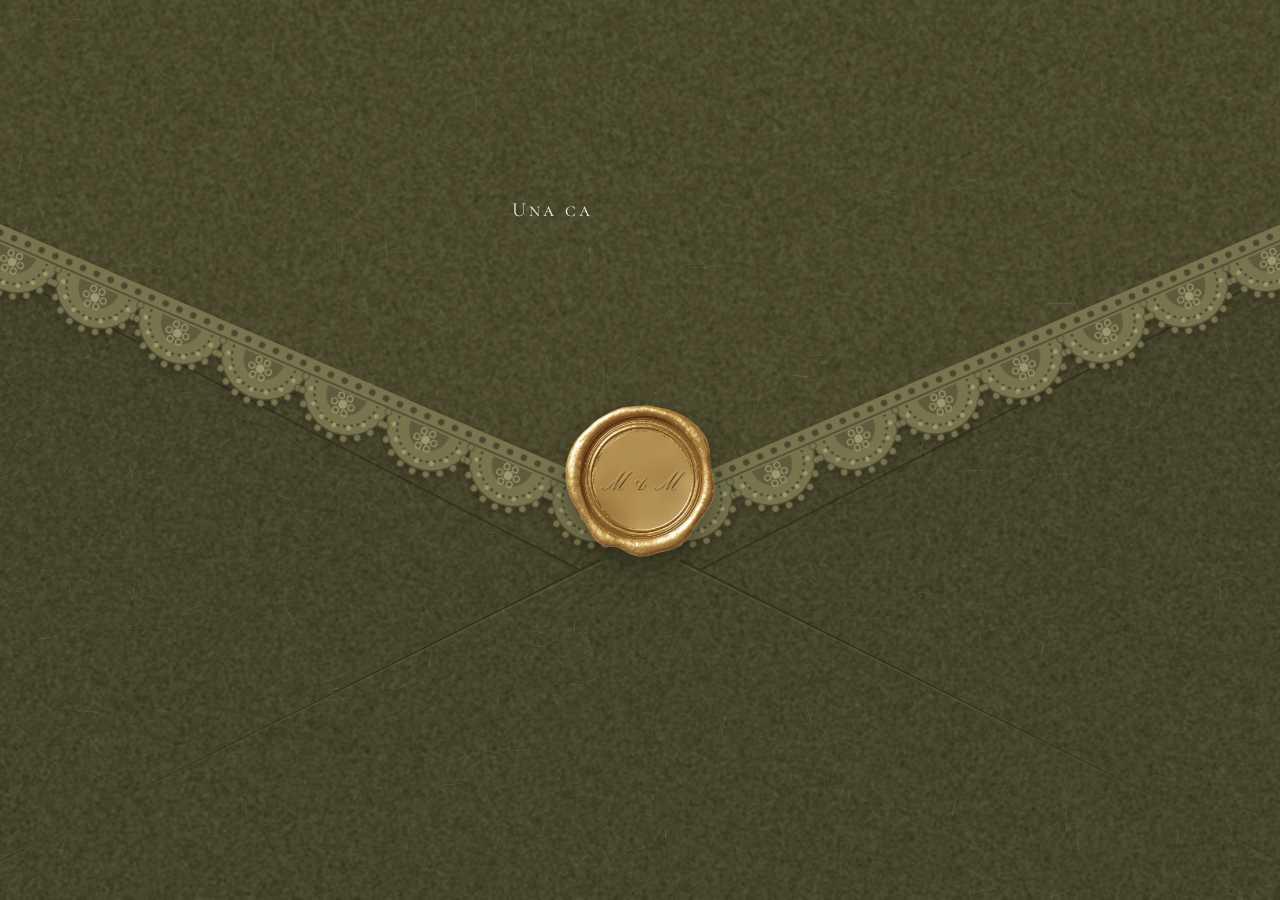
<file: index.html>
<!doctype html>
<html lang="es">
<head>
  <meta charset="utf-8">
  <meta name="viewport" content="width=device-width, initial-scale=1, viewport-fit=cover">
  <title>Mariana &amp; Manuel · Una carta de amor</title>
  <meta name="description" content="Una carta de amor de Mariana & Manuel. Abre tu invitación.">
  <meta name="theme-color" content="#45432B">

  <!-- Vista previa al compartir (WhatsApp). Cambia TU-USUARIO y TU-REPOSITORIO (ver README). -->
  <meta property="og:type" content="website">
  <meta property="og:title" content="Mariana & Manuel · Una carta de amor">
  <meta property="og:description" content="Toca el sello para abrir tu invitación">
  <meta property="og:image" content="https://TU-USUARIO.github.io/TU-REPOSITORIO/assets/img/vista-previa.jpg">
  <meta property="og:url" content="https://TU-USUARIO.github.io/TU-REPOSITORIO/">
  <meta name="twitter:card" content="summary_large_image">

  <link rel="icon" href="assets/svg/favicon.svg" type="image/svg+xml">
  <link rel="preconnect" href="https://fonts.googleapis.com">
  <link rel="preconnect" href="https://fonts.gstatic.com" crossorigin>
  <link href="https://fonts.googleapis.com/css2?family=Cormorant+SC:wght@400;500;600&family=Cormorant+Garamond:ital,wght@0,400;0,500;1,400&family=Pinyon+Script&family=Cutive+Mono&display=swap" rel="stylesheet">
  <link rel="stylesheet" href="css/styles.css">
</head>
<body class="bloqueado">

  <!-- =====================================================
       1. SOBRE DE ENTRADA
       ===================================================== -->
  <section class="sobre" id="sobre" aria-label="Sobre de la invitación">
    <div class="sobre__escenario" id="escenario">
      <svg class="sobre__pliegues" id="pliegues" aria-hidden="true">
        <path id="pliegue-oscuro" stroke="#2A2818" stroke-opacity="0.6" stroke-width="2" fill="none"/>
        <path id="pliegue-claro" stroke="#6E6B4A" stroke-opacity="0.35" stroke-width="1.5" fill="none"/>
      </svg>
      <div class="sobre__solapa-sombra"><div class="sobre__solapa" id="solapa"></div></div>
      <div class="sobre__encaje" id="encaje-izq"></div>
      <div class="sobre__encaje" id="encaje-der"></div>
      <button class="sello" id="sello" type="button" aria-label="Abrir la invitación">
        <img src="assets/img/sello.webp" alt="">
      </button>
    </div>

    <div class="sobre__texto" id="texto-sobre">
      <p class="sc sobre__de" aria-label="Una carta de amor de"><span id="linea1"></span><span class="oculto" id="resto1">Una carta de amor de</span></p>
      <p class="script sobre__nombres" aria-label="Mariana y Manuel"><span id="linea2"></span><span class="oculto" id="resto2">Mariana &amp; Manuel</span></p>
    </div>

    <div class="sobre__texto" id="texto-abrir">
      <button class="sobre__abrir" id="abrir" type="button">Abrir la invitación</button>
    </div>
  </section>

<!-- Apertura: el sobre se aleja, se abre y sale la invitación -->
<div class="apertura" id="apertura" aria-hidden="true">
<div class="ap-env">
<div class="ap-back ap-pz"></div>
<button class="ap-card" type="button" id="ap-card" aria-label="Invitación">
<span class="papel"></span><span class="m1"></span><span class="m2"></span>
<span class="tx">
<span class="t1">Estás invitado a la boda de</span>
<span class="t2">Mariana &amp; Manuel</span>
<span class="t3"><span data-fecha-apertura>[Fecha]</span></span>
<span class="t4">[Lugar] · [Ciudad]</span>
</span>
</button>
<div class="ap-front ap-pz"><i></i><svg viewBox="0 0 145 100" preserveAspectRatio="none" aria-hidden="true"><path d="M0 0 L72.5 52 L145 0" stroke="#2A2818" stroke-opacity=".5" stroke-width=".5" fill="none" vector-effect="non-scaling-stroke"></path><path d="M0 100 L60 48 M145 100 L85 48" stroke="#2A2818" stroke-opacity=".35" stroke-width=".5" fill="none" vector-effect="non-scaling-stroke"></path></svg></div>
<div class="ap-flap"><i></i><span class="ap-lace" style="left: 0; transform: rotate(38.66deg)"></span><span class="ap-lace" style="left: 50%; top: 100%; transform: rotate(-38.66deg)"></span></div>
<div class="ap-seal ap-pz"><img src="assets/img/sello.webp" alt=""></div>
</div>
</div>

  <div class="destello" id="destello" aria-hidden="true"></div>

  <script src="js/config.js"></script>
  <script src="js/sobre.js"></script>
</body>
</html>
</file>
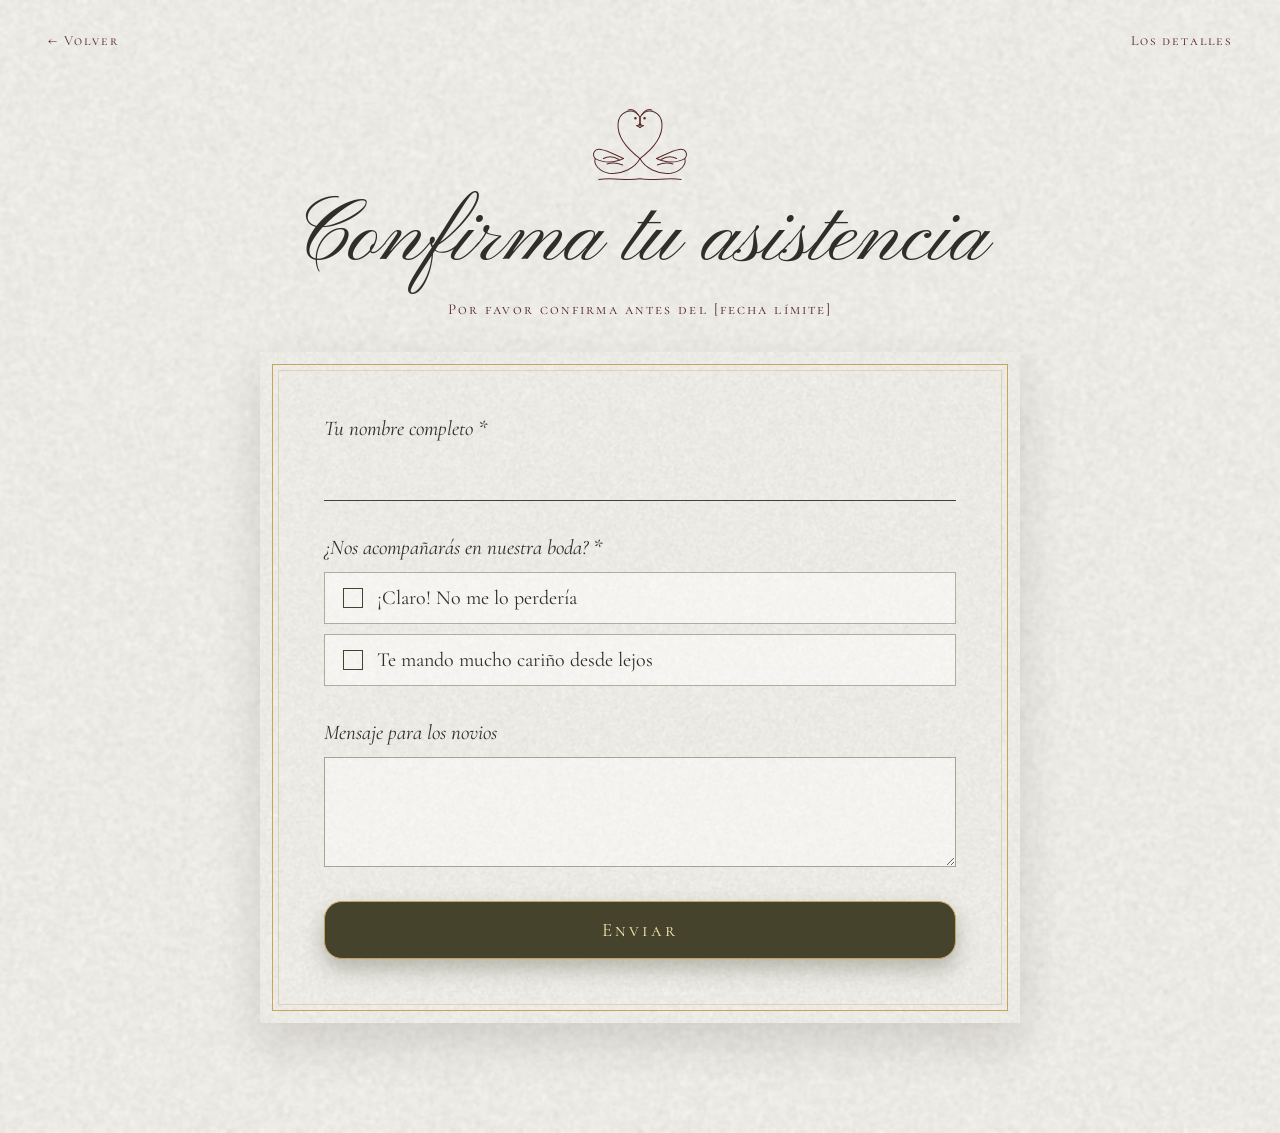
<file: confirmar.html>
<!doctype html>
<html lang="es">
<head>
  <meta charset="utf-8">
  <meta name="viewport" content="width=device-width, initial-scale=1, viewport-fit=cover">
  <title>Mariana &amp; Manuel · Confirma tu asistencia</title>
  <meta name="description" content="Confirma tu asistencia a la boda de Mariana y Manuel">
  <meta name="theme-color" content="#45432B">
  <link rel="icon" href="assets/svg/favicon.svg" type="image/svg+xml">
  <link rel="preconnect" href="https://fonts.googleapis.com">
  <link rel="preconnect" href="https://fonts.gstatic.com" crossorigin>
  <link href="https://fonts.googleapis.com/css2?family=Cormorant+SC:wght@400;500;600&family=Cormorant+Garamond:ital,wght@0,400;0,500;1,400&family=Pinyon+Script&display=swap" rel="stylesheet">
  <link rel="stylesheet" href="css/confirmar.css">
</head>
<body>
<div class="pg">
<nav class="nav" aria-label="Navegación">
<a href="inicio.html">← Volver</a>
<a href="detalles.html">Los detalles</a>
</nav>

<section style="padding: 10px 14px 110px">
<div style="text-align: center; margin-bottom: 34px">
<img src="assets/svg/swans-burdeos.svg" alt="" style="width: 110px; height: 96px">
<h1 class="script" style="font-size: clamp(56px,7vw,88px)">Confirma tu asistencia</h1>
<p class="sc" style="margin-top: 12px; font-size: 15px; color: #5A2A2B">Por favor confirma antes del [fecha límite]</p>
</div>

<div class="card">
<form id="form-rsvp" novalidate style="position: relative; display: flex; flex-direction: column; gap: 34px">

<label class="q"><span>Tu nombre completo *</span>
<input type="text" id="r-nombre" autocomplete="name" required>
</label>

<div class="q" role="group" aria-label="¿Nos acompañarás en nuestra boda?"><p>¿Nos acompañarás en nuestra boda? *</p>
<div class="opts" data-grupo="asiste">
<button type="button" class="opt" data-valor="si" aria-pressed="false"><span class="box"></span>¡Claro! No me lo perdería</button>
<button type="button" class="opt" data-valor="no" aria-pressed="false"><span class="box"></span>Te mando mucho cariño desde lejos</button>
</div>
</div>

<div id="solo-si" hidden style="display: flex; flex-direction: column; gap: 34px">
<label class="q"><span>Tu comodidad es importante para nosotros. Si tienes alguna alergia o restricción alimentaria, cuéntanos.</span>
<textarea id="r-alergias"></textarea>
</label>

<label class="q"><span>¿Qué canción te haría salir a la pista de baile? Nos encantaría escucharla.</span>
<input type="text" id="r-cancion">
</label>
</div>

<label class="q"><span>Mensaje para los novios</span>
<textarea id="r-mensaje"></textarea>
</label>

<p class="err" id="r-error" role="alert" hidden></p>

<button type="submit" class="send">Enviar</button>
</form>

<div class="thanks" id="r-gracias" hidden style="position: relative; display: flex; flex-direction: column; align-items: center; gap: 14px; text-align: center; padding: 30px 0">
<img src="assets/img/sello.webp" alt="" style="width: 60px; height: 60px">
<p class="script" style="font-size: 64px">¡Gracias!</p>
<p style="margin: 0; font-size: 21px; font-style: italic; color: #3C3B33">Se abrió WhatsApp con tu confirmación.<br>Solo presiona enviar ahí.</p>
<button type="button" id="r-editar" class="sc" style="min-height: 44px; padding: 0 16px; border: none; background: none; cursor: pointer; font-size: 14px; color: #5A2A2B; text-decoration: underline; text-underline-offset: 4px">Editar mis respuestas</button>
<a href="inicio.html" class="sc" style="min-height: 44px; display: inline-flex; align-items: center; font-size: 14px; color: #45432B">← Volver a la invitación</a>
</div>
</div>
</section>
</div>

<script src="js/config.js"></script>
<script src="js/comun.js"></script>
<script src="js/confirmar.js"></script>
</body>
</html>
</file>
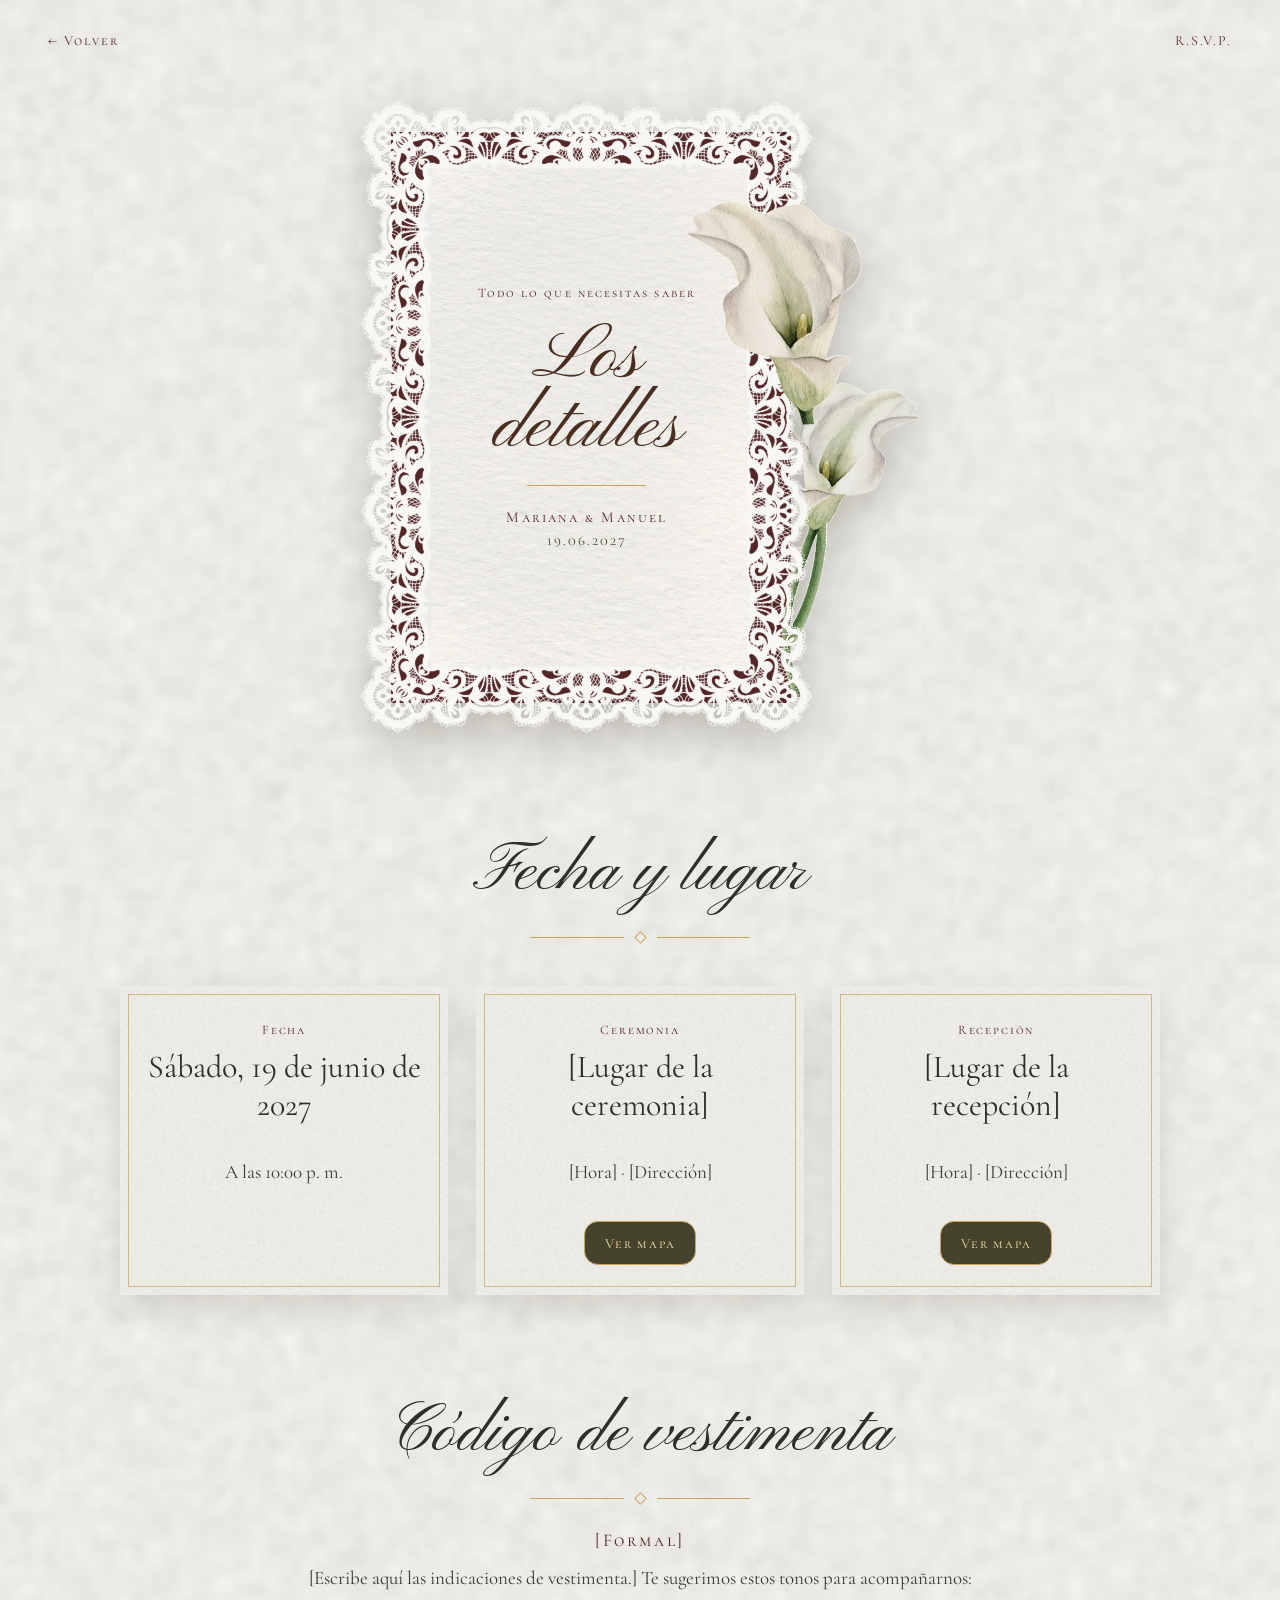
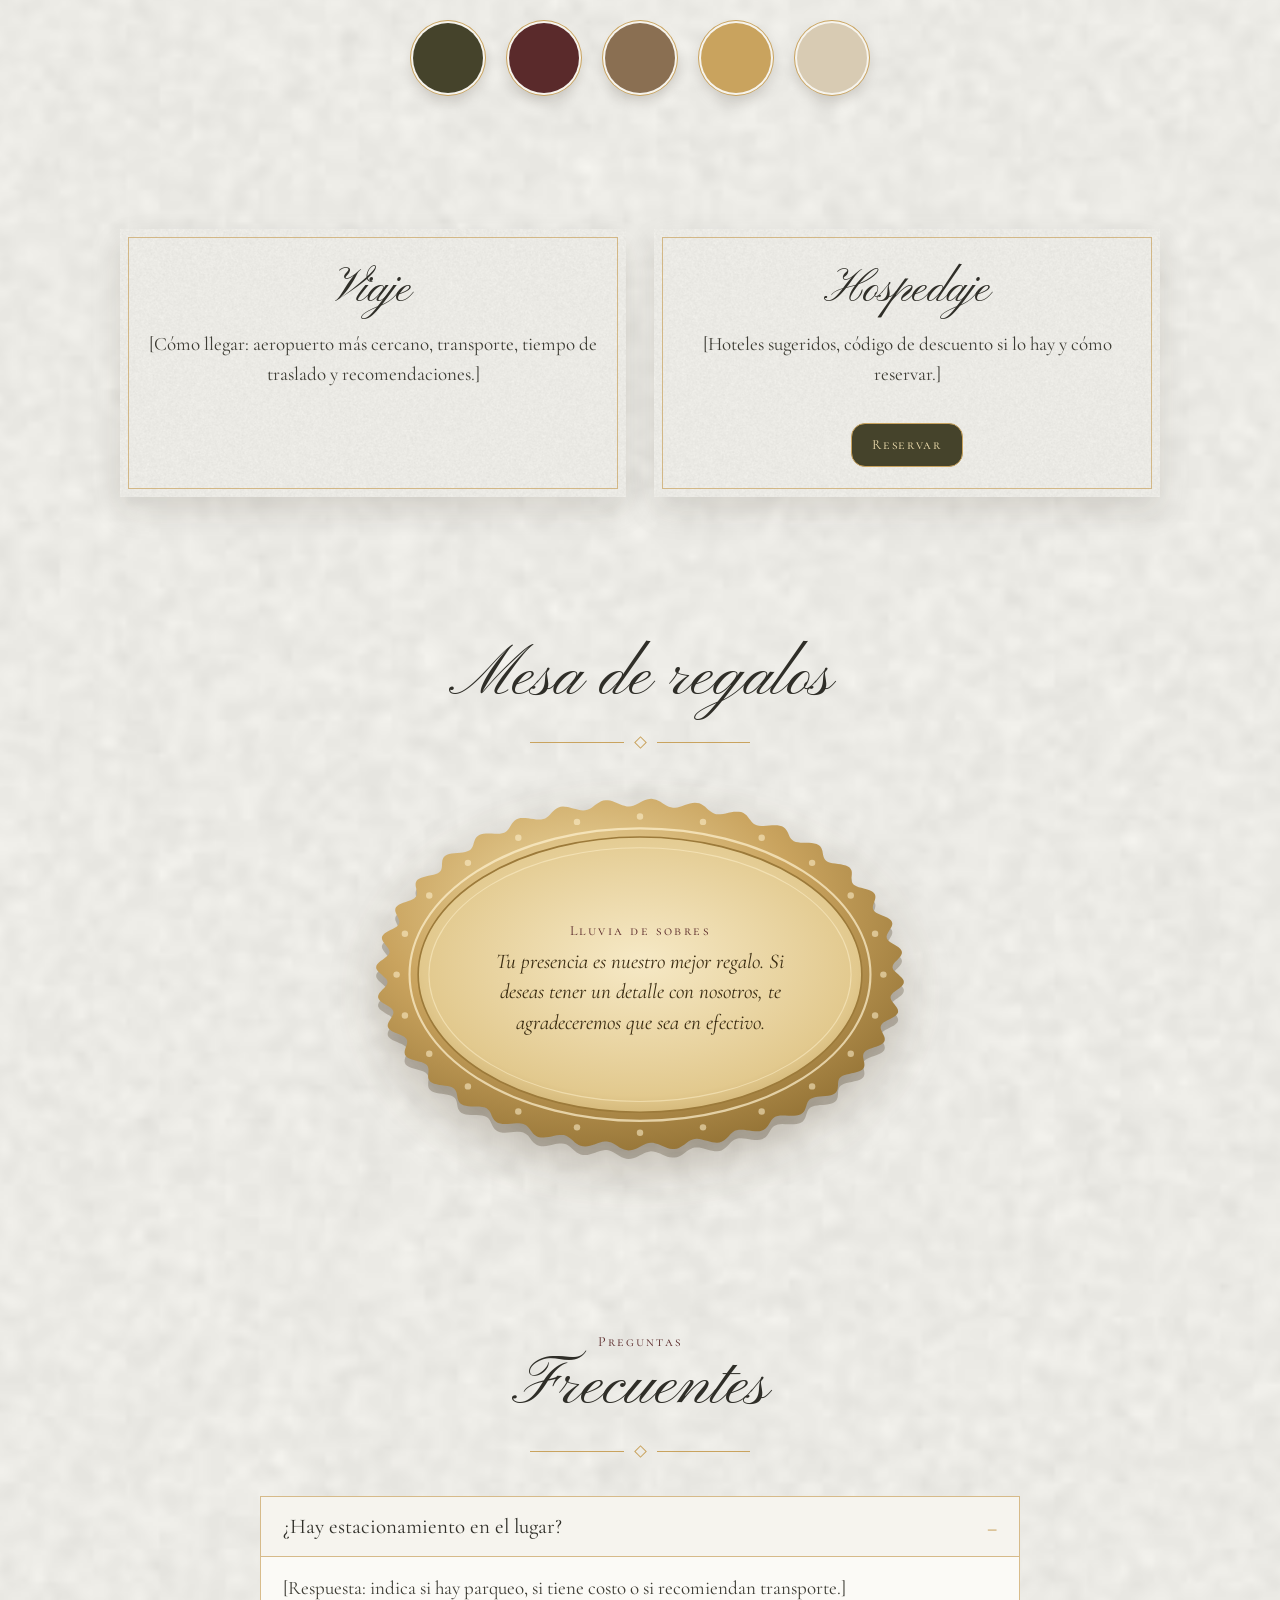
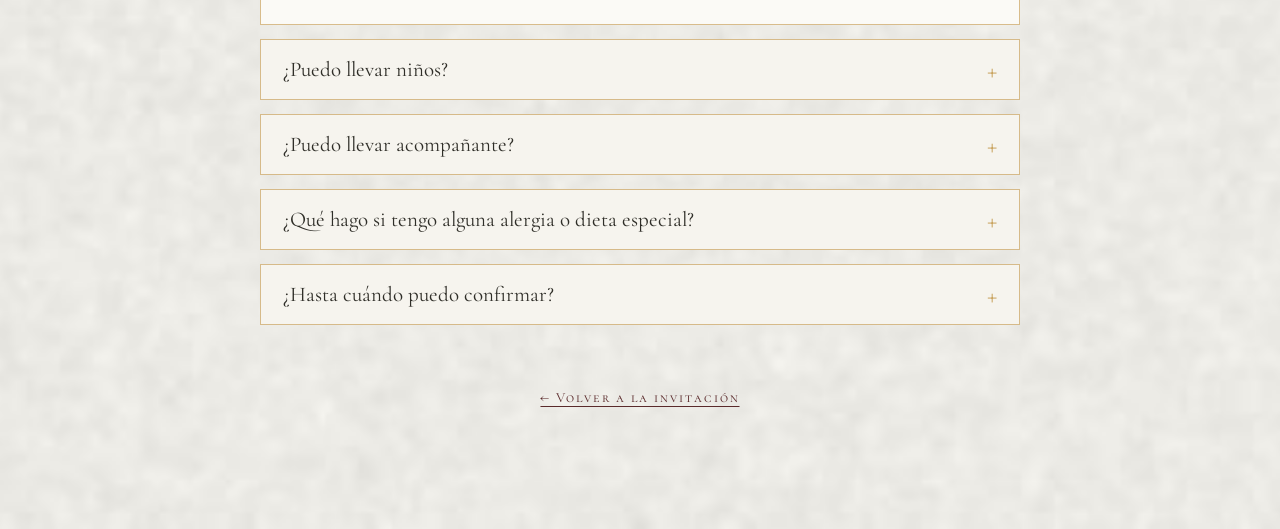
<file: detalles.html>
<!doctype html>
<html lang="es">
<head>
  <meta charset="utf-8">
  <meta name="viewport" content="width=device-width, initial-scale=1, viewport-fit=cover">
  <title>Mariana &amp; Manuel · Los detalles</title>
  <meta name="description" content="Los detalles de la boda de Mariana y Manuel">
  <meta name="theme-color" content="#45432B">
  <link rel="icon" href="assets/svg/favicon.svg" type="image/svg+xml">
  <link rel="preconnect" href="https://fonts.googleapis.com">
  <link rel="preconnect" href="https://fonts.gstatic.com" crossorigin>
  <link href="https://fonts.googleapis.com/css2?family=Cormorant+SC:wght@400;500;600&family=Cormorant+Garamond:ital,wght@0,400;0,500;1,400&family=Pinyon+Script&family=Cutive+Mono&display=swap" rel="stylesheet">
  <link rel="stylesheet" href="css/detalles.css">
</head>
<body>
<div class="pg">

<nav class="nav" aria-label="Navegación">
<a href="inicio.html">← Volver</a>
<a href="confirmar.html">R.S.V.P.</a>
</nav>

<!-- Encabezado -->
<header style="position: relative; padding: 20px 20px 30px; text-align: center; display: flex; flex-direction: column; align-items: center">
<div style="position: relative; width: min(94vw, 560px); aspect-ratio: 1063 / 1204; filter: drop-shadow(0 16px 24px rgba(40,30,15,.25))">
<!-- papel burdeos detrás del encaje para que resalte -->
<div style="position: absolute; left: 5.5%; right: 23%; top: 5%; bottom: 5%; background: #5A2A2B url(assets/img/ivory-paper.jpg) center/cover; background-blend-mode: multiply"></div>
<img src="assets/img/lace-card.webp" alt="Tarjeta con borde de encaje y alcatraces" style="position: absolute; inset: 0; width: 100%; height: 100%">
<div style="position: absolute; left: 14%; right: 33%; top: 15%; bottom: 15%; display: flex; flex-direction: column; align-items: center; justify-content: center; text-align: center">
<p class="sc" style="font-size: clamp(9px,1.2vw,13px); letter-spacing: .16em; color: #5A2A2B">Todo lo que necesitas saber</p>
<h1 class="script" style="margin-top: clamp(10px,2vw,22px); font-size: clamp(40px,7vw,78px); line-height: .9; color: #4A2E22">Los<br>detalles</h1>
<div style="width: 40%; height: 1px; background: #C9A35E; margin: clamp(12px,2vw,22px) 0"></div>
<p class="sc" style="font-size: clamp(10px,1.4vw,15px); letter-spacing: .14em; white-space: nowrap; color: #5A2A2B">Mariana &amp; Manuel</p>
<p class="sc" style="margin-top: 6px; font-size: clamp(10px,1.3vw,14px); letter-spacing: .14em; color: #45432B"><span data-fecha="corta">[Fecha]</span></p>
</div>
</div>
</header>

<!-- Fecha y lugar -->
<section class="sec">
<div class="wrap">
<h2 class="script title">Fecha y lugar</h2>
<div class="divider"><span></span><i></i><span></span></div>
<div class="grid3">
<div class="box">
<p class="sc label">Fecha</p>
<p class="big"><span data-fecha="larga">[Fecha]</span></p>
<p class="txt" style="margin-top: 8px"><span data-fecha="hora">[Hora]</span></p>
</div>
<div class="box">
<p class="sc label">Ceremonia</p>
<p class="big">[Lugar de la ceremonia]</p>
<p class="txt" style="margin-top: 8px">[Hora] · [Dirección]</p>
<a class="link" href="#" target="_blank" rel="noopener">Ver mapa</a>
</div>
<div class="box">
<p class="sc label">Recepción</p>
<p class="big">[Lugar de la recepción]</p>
<p class="txt" style="margin-top: 8px">[Hora] · [Dirección]</p>
<a class="link" href="#" target="_blank" rel="noopener">Ver mapa</a>
</div>
</div>
</div>
</section>

<!-- Código de vestimenta -->
<section class="sec" style="padding-top: 30px">
<div class="wrap" style="max-width: 760px">
<h2 class="script title">Código de vestimenta</h2>
<div class="divider"><span></span><i></i><span></span></div>
<p class="sc" style="margin-top: 26px; font-size: 18px; color: #5A2A2B">[Formal]</p>
<p class="txt" style="margin-top: 12px">[Escribe aquí las indicaciones de vestimenta.] Te sugerimos estos tonos para acompañarnos:</p>
<div style="display: flex; justify-content: center; gap: clamp(12px,3vw,26px); flex-wrap: wrap; margin-top: 30px">
<div class="sw" style="background: #45432B" role="img" aria-label="Verde olivo"></div>
<div class="sw" style="background: #5A2A2B" role="img" aria-label="Burdeos"></div>
<div class="sw" style="background: #8A6F52" role="img" aria-label="Café"></div>
<div class="sw" style="background: #C9A35E" role="img" aria-label="Dorado"></div>
<div class="sw" style="background: #D8CBB3" role="img" aria-label="Arena"></div>
</div>
</div>
</section>

<!-- Viaje y hospedaje -->
<section class="sec" style="padding-top: 20px">
<div class="wrap">
<div class="two">
<div class="box">
<h2 class="script" style="font-size: 46px">Viaje</h2>
<p class="txt" style="margin-top: 14px">[Cómo llegar: aeropuerto más cercano, transporte, tiempo de traslado y recomendaciones.]</p>
</div>
<div class="box">
<h2 class="script" style="font-size: 46px">Hospedaje</h2>
<p class="txt" style="margin-top: 14px">[Hoteles sugeridos, código de descuento si lo hay y cómo reservar.]</p>
<a class="link" href="#" target="_blank" rel="noopener">Reservar</a>
</div>
</div>
</div>
</section>

<!-- Mesa de regalos -->
<section class="sec">
<h2 class="script title">Mesa de regalos</h2>
<div class="divider"><span></span><i></i><span></span></div>
<div style="position: relative; width: min(92vw, 560px); aspect-ratio: 520 / 370; margin-top: 34px; filter: drop-shadow(0 18px 24px rgba(60,40,10,.25))">
<img src="assets/svg/tray-gold.svg" alt="" style="position: absolute; inset: 0; width: 100%; height: 100%">
<div style="position: absolute; inset: 22% 20%; display: flex; flex-direction: column; align-items: center; justify-content: center; text-align: center">
<p class="sc" style="margin: 0; font-size: clamp(11px,1.5vw,14px); letter-spacing: .18em; color: #5A2A2B">Lluvia de sobres</p>
<p style="margin: 8px 0 0; font-size: clamp(16px,2.2vw,21px); font-style: italic; line-height: 1.45; color: #3A2C12">Tu presencia es nuestro mejor regalo. Si deseas tener un detalle con nosotros, te agradeceremos que sea en efectivo.</p>
</div>
</div>
</section>

<!-- Preguntas frecuentes -->
<section class="sec" style="padding-bottom: 110px">
<p class="sc sub">Preguntas</p>
<h2 class="script title">Frecuentes</h2>
<div class="divider"><span></span><i></i><span></span></div>
<div class="faq">
<div class="faq-item">
<button type="button" aria-expanded="true"><span>¿Hay estacionamiento en el lugar?</span><span aria-hidden="true" class="faq-icon" style="color: #C9A35E; font-size: 26px">−</span></button>
<div class="ans">[Respuesta: indica si hay parqueo, si tiene costo o si recomiendan transporte.]</div>
</div>
<div class="faq-item">
<button type="button" aria-expanded="false"><span>¿Puedo llevar niños?</span><span aria-hidden="true" class="faq-icon" style="color: #C9A35E; font-size: 26px">+</span></button>
<div class="ans" hidden>[Respuesta: indica si la celebración es solo para adultos.]</div>
</div>
<div class="faq-item">
<button type="button" aria-expanded="false"><span>¿Puedo llevar acompañante?</span><span aria-hidden="true" class="faq-icon" style="color: #C9A35E; font-size: 26px">+</span></button>
<div class="ans" hidden>[Respuesta: indica si la invitación incluye acompañante.]</div>
</div>
<div class="faq-item">
<button type="button" aria-expanded="false"><span>¿Qué hago si tengo alguna alergia o dieta especial?</span><span aria-hidden="true" class="faq-icon" style="color: #C9A35E; font-size: 26px">+</span></button>
<div class="ans" hidden>Indícalo en el formulario de confirmación y lo tendremos en cuenta.</div>
</div>
<div class="faq-item">
<button type="button" aria-expanded="false"><span>¿Hasta cuándo puedo confirmar?</span><span aria-hidden="true" class="faq-icon" style="color: #C9A35E; font-size: 26px">+</span></button>
<div class="ans" hidden>[Respuesta: fecha límite para confirmar asistencia.]</div>
</div>
</div>
<a href="inicio.html" class="sc" style="margin-top: 50px; min-height: 44px; display: inline-flex; align-items: center; font-size: 14px; color: #5A2A2B; text-underline-offset: 4px">← Volver a la invitación</a>
</section>
</div>

<script src="js/config.js"></script>
<script src="js/comun.js"></script>
<script src="js/detalles.js"></script>
</body>
</html>
</file>
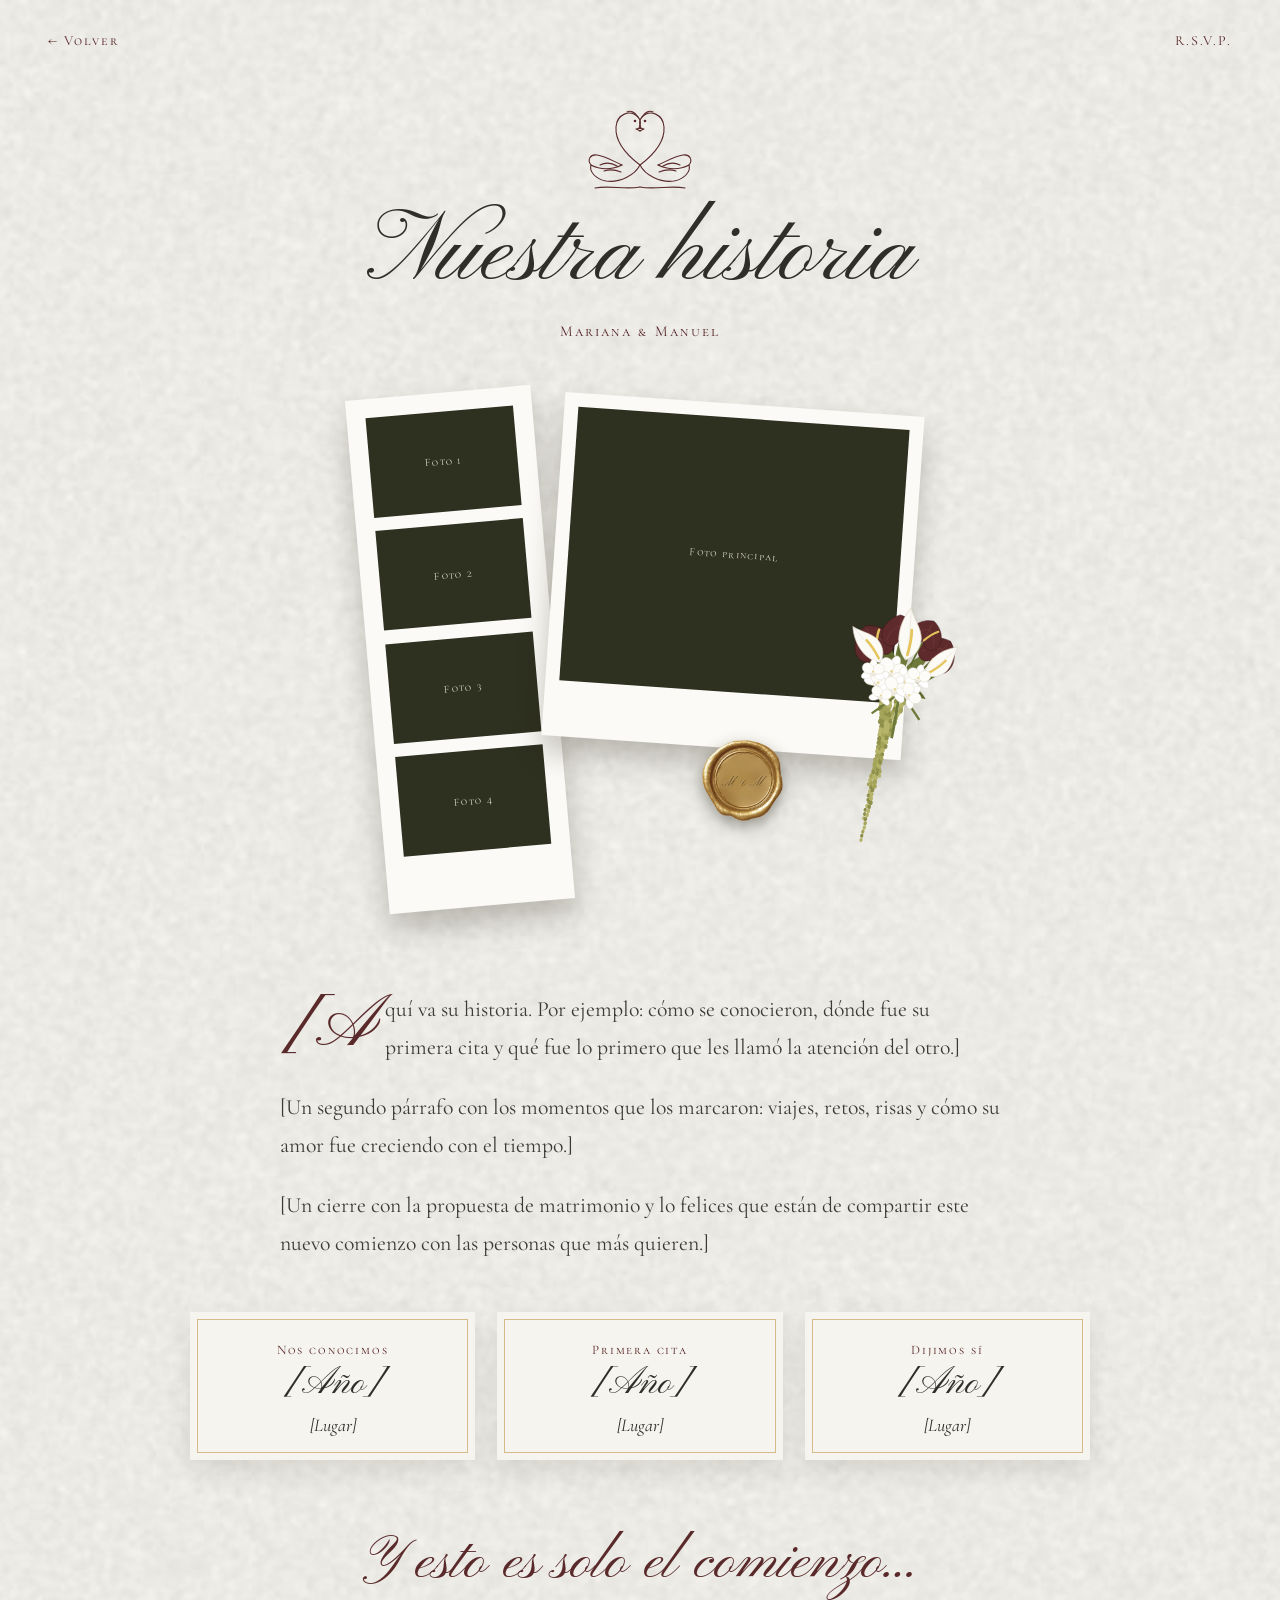
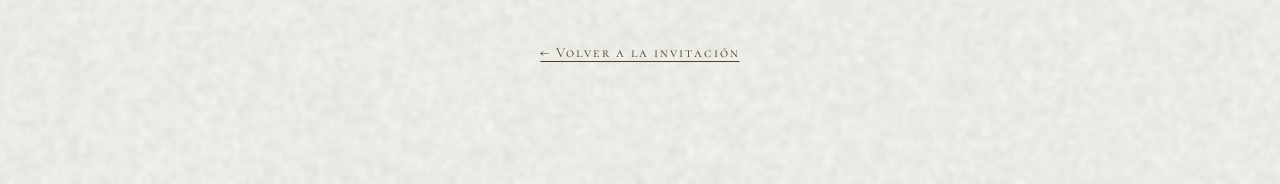
<file: historia.html>
<!doctype html>
<html lang="es">
<head>
  <meta charset="utf-8">
  <meta name="viewport" content="width=device-width, initial-scale=1, viewport-fit=cover">
  <title>Mariana &amp; Manuel · Nuestra historia</title>
  <meta name="description" content="Nuestra historia · Mariana y Manuel">
  <meta name="theme-color" content="#45432B">
  <link rel="icon" href="assets/svg/favicon.svg" type="image/svg+xml">
  <link rel="preconnect" href="https://fonts.googleapis.com">
  <link rel="preconnect" href="https://fonts.gstatic.com" crossorigin>
  <link href="https://fonts.googleapis.com/css2?family=Cormorant+SC:wght@400;500;600&family=Cormorant+Garamond:ital,wght@0,400;0,500;1,400&family=Pinyon+Script&family=Cutive+Mono&display=swap" rel="stylesheet">
  <link rel="stylesheet" href="css/historia.css">
</head>
<body>
<div class="pg">
<nav class="nav" aria-label="Navegación">
<a href="inicio.html">← Volver</a>
<a href="confirmar.html">R.S.V.P.</a>
</nav>

<section style="padding: 10px 20px 110px; text-align: center">
<img src="assets/svg/swans-burdeos.svg" alt="" style="width: 120px; height: 105px">
<h1 class="script" style="font-size: clamp(60px,8vw,100px)">Nuestra historia</h1>
<p class="sc" style="margin-top: 12px; font-size: 15px; color: #5A2A2B">Mariana &amp; Manuel</p>

<div class="collage">
<div class="strip" style="left: 6%; top: 4%; transform: rotate(-5deg)">
<div class="photo"><span>Foto 1</span></div><div class="photo"><span>Foto 2</span></div><div class="photo"><span>Foto 3</span></div><div class="photo"><span>Foto 4</span></div>
</div>
<div class="pola" style="left: 36%; top: 6%; width: 58%; transform: rotate(4deg)">
<div class="photo" style="aspect-ratio: 4 / 3.3"><span>Foto principal</span></div>
</div>
<img src="assets/img/sello.webp" alt="" style="position: absolute; left: 60%; top: 66%; width: 13%; height: auto; filter: drop-shadow(0 6px 8px rgba(20,20,8,.4))">
<img src="assets/svg/bouquet.svg" alt="" style="position: absolute; right: -4%; top: 30%; width: 26%; height: auto; transform: rotate(14deg)">
</div>

<div class="story">
<p>[Aquí va su historia. Por ejemplo: cómo se conocieron, dónde fue su primera cita y qué fue lo primero que les llamó la atención del otro.]</p>
<p>[Un segundo párrafo con los momentos que los marcaron: viajes, retos, risas y cómo su amor fue creciendo con el tiempo.]</p>
<p>[Un cierre con la propuesta de matrimonio y lo felices que están de compartir este nuevo comienzo con las personas que más quieren.]</p>
</div>

<div class="hito">
<div><p class="sc" style="font-size: 13px; color: #5A2A2B">Nos conocimos</p><p class="script" style="font-size: 38px; margin-top: 6px">[Año]</p><p style="margin: 8px 0 0; font-size: 18px; font-style: italic">[Lugar]</p></div>
<div><p class="sc" style="font-size: 13px; color: #5A2A2B">Primera cita</p><p class="script" style="font-size: 38px; margin-top: 6px">[Año]</p><p style="margin: 8px 0 0; font-size: 18px; font-style: italic">[Lugar]</p></div>
<div><p class="sc" style="font-size: 13px; color: #5A2A2B">Dijimos sí</p><p class="script" style="font-size: 38px; margin-top: 6px">[Año]</p><p style="margin: 8px 0 0; font-size: 18px; font-style: italic">[Lugar]</p></div>
</div>

<div style="margin-top: 70px; display: flex; flex-direction: column; align-items: center; gap: 10px">
<p class="script" style="font-size: clamp(40px,5vw,60px); color: #5A2A2B">Y esto es solo el comienzo…</p>
<a href="inicio.html" class="sc" style="margin-top: 24px; min-height: 44px; display: inline-flex; align-items: center; font-size: 14px; color: #45432B; text-underline-offset: 4px">← Volver a la invitación</a>
</div>
</section>
</div>

<script src="js/config.js"></script>
<script src="js/comun.js"></script>
</body>
</html>
</file>
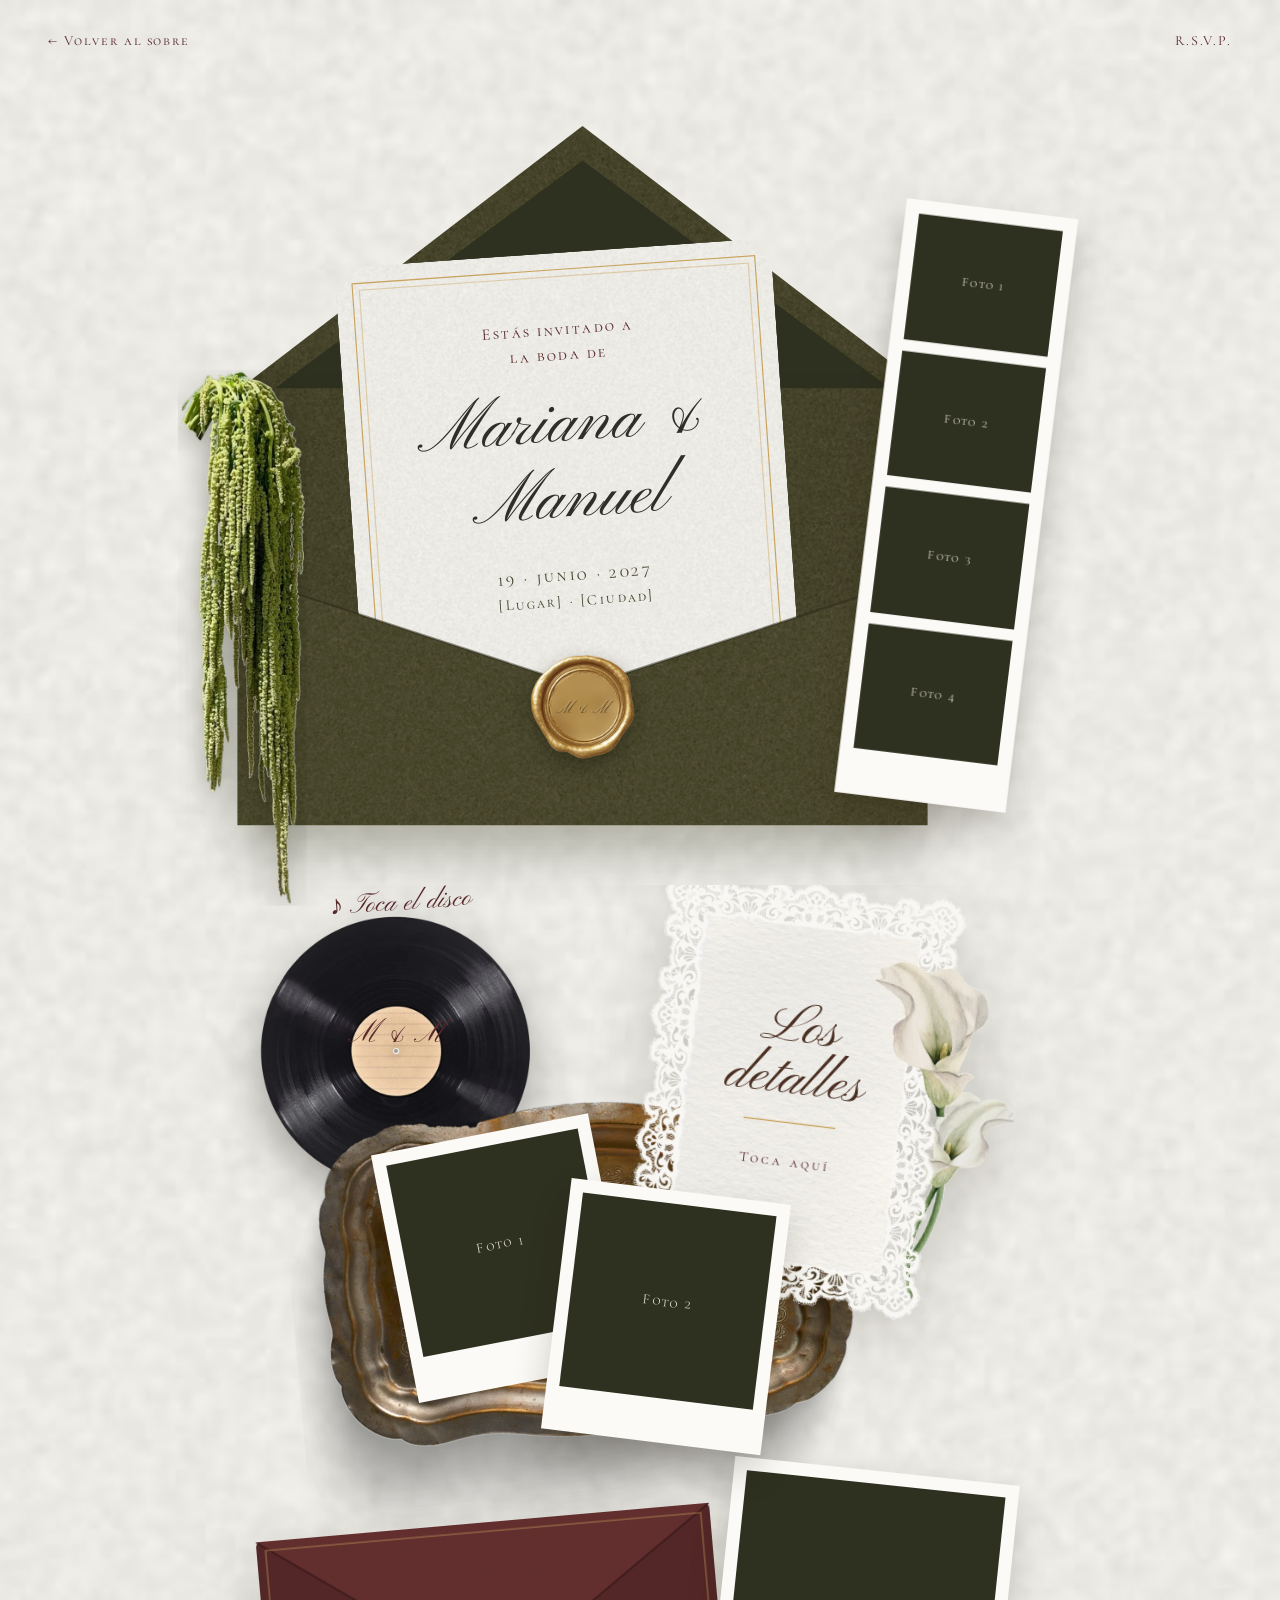
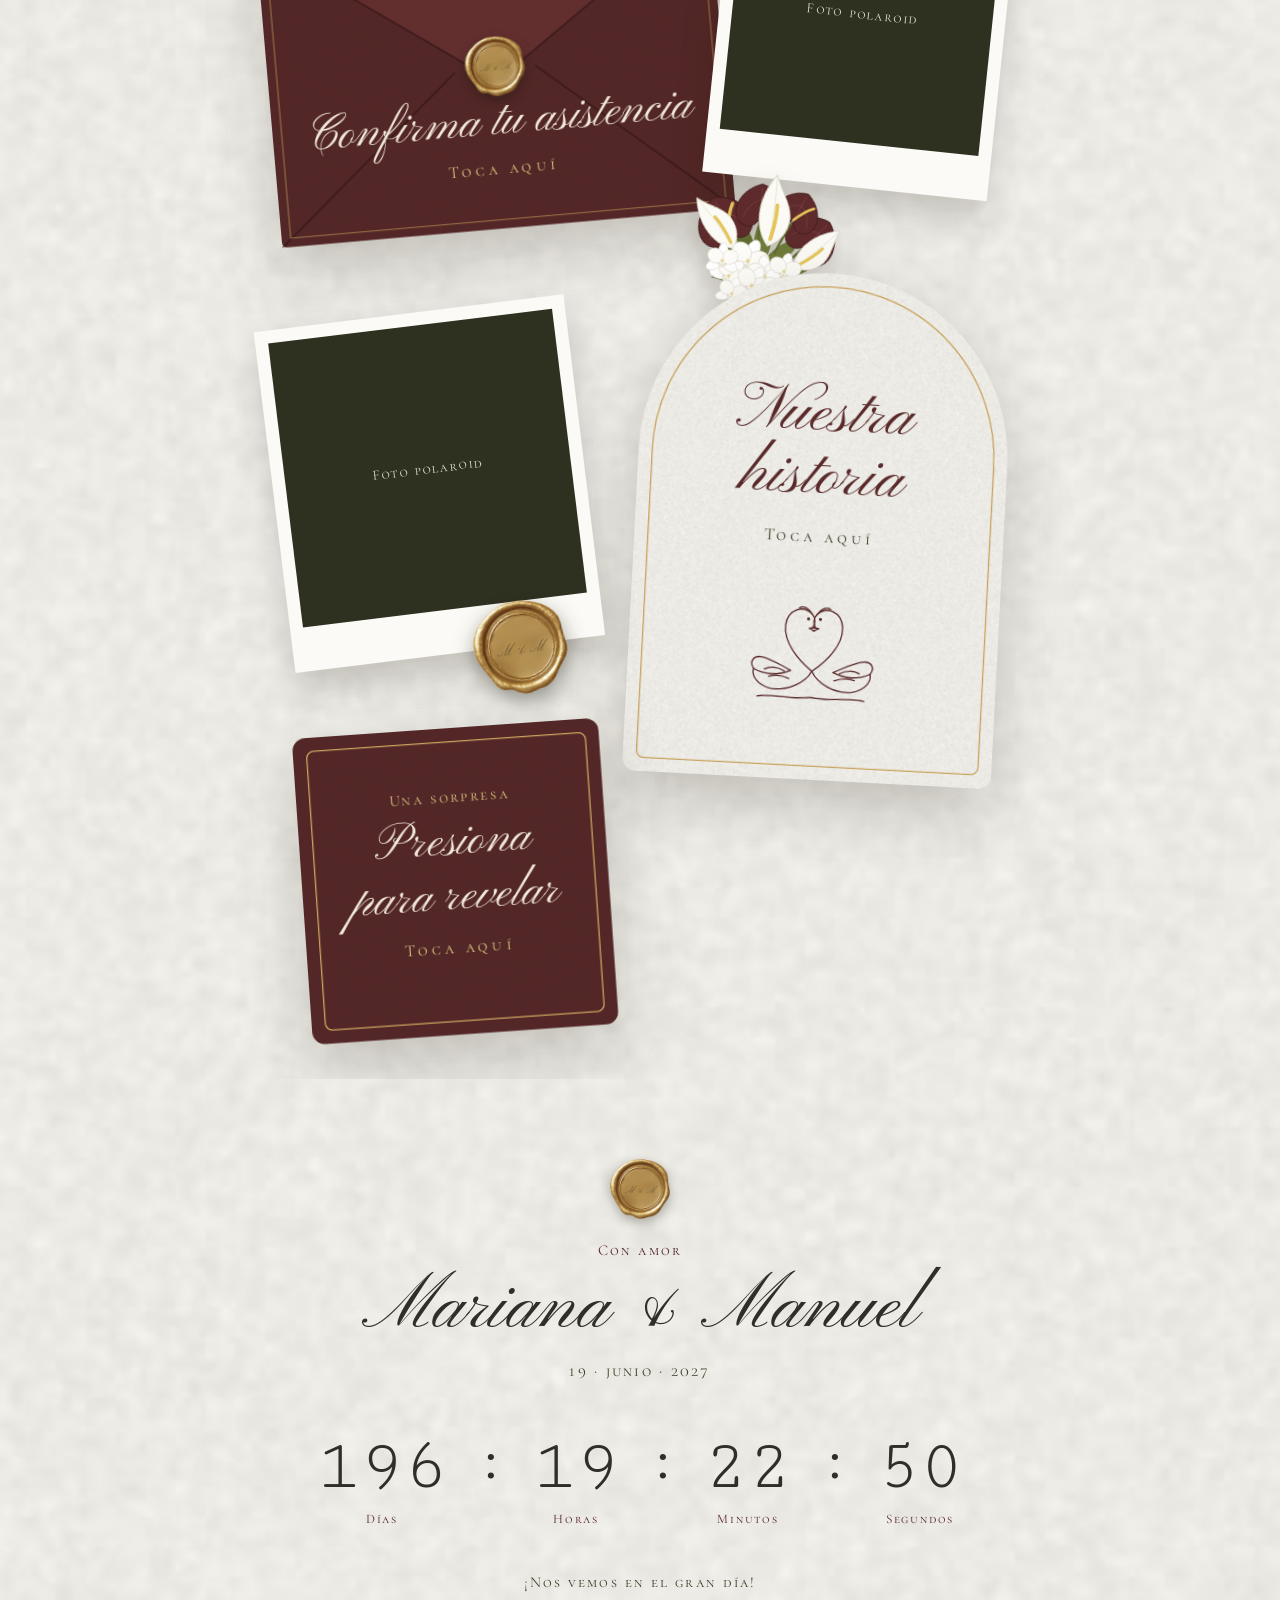
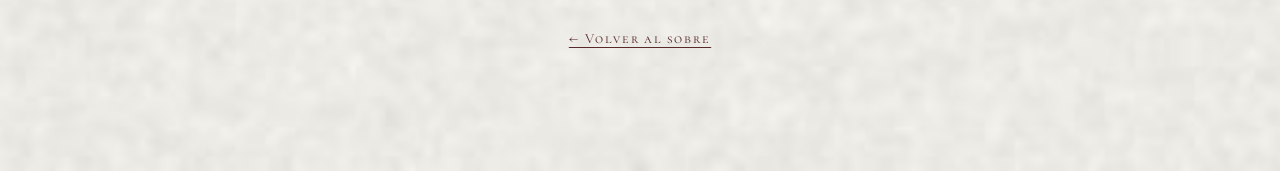
<file: inicio.html>
<!doctype html>
<html lang="es">
<head>
  <meta charset="utf-8">
  <meta name="viewport" content="width=device-width, initial-scale=1, viewport-fit=cover">
  <title>Mariana &amp; Manuel · Inicio</title>
  <meta name="description" content="Invitación de boda de Mariana y Manuel">
  <meta name="theme-color" content="#45432B">
  <link rel="icon" href="assets/svg/favicon.svg" type="image/svg+xml">
  <link rel="preconnect" href="https://fonts.googleapis.com">
  <link rel="preconnect" href="https://fonts.gstatic.com" crossorigin>
  <link href="https://fonts.googleapis.com/css2?family=Cormorant+SC:wght@400;500;600&family=Cormorant+Garamond:ital,wght@0,400;0,500;1,400&family=Pinyon+Script&family=Cutive+Mono&display=swap" rel="stylesheet">
  <link rel="stylesheet" href="css/inicio.css">
</head>
<body>
<div class="pg">

<nav class="nav" aria-label="Navegación">
<a href="index.html">← Volver al sobre</a>
<a href="confirmar.html">R.S.V.P.</a>
</nav>

<!-- 1. Sobre abierto con invitación y tira de fotos -->
<section class="hero" id="hero">
<div class="scene" id="escena">
<div id="escena-int" style="position: absolute; left: 0; top: 0; width: 1000px; height: 720px">
<!-- solapa abierta con forro de foto -->
<div class="p olivo" style="left: 150px; top: 40px; width: 600px; height: 230px; clip-path: polygon(0 100%, 50% 0, 100% 100%)"></div>
<div class="p photo" style="left: 180px; top: 70px; width: 540px; height: 200px; clip-path: polygon(0 100%, 50% 0, 100% 100%); align-items: flex-end; padding-bottom: 40px"><span>Foto del forro</span></div>
<!-- fondo del sobre -->
<div class="p olivo" style="left: 150px; top: 268px; width: 600px; height: 380px; box-shadow: 0 24px 40px rgba(40,40,15,.3)"></div>
<!-- invitación -->
<div class="p rise" style="left: 250px; top: 150px; width: 380px; height: 470px; transform: rotate(-4deg)">
<div style="position: absolute; inset: 0; background: #F6F4EE url(assets/img/ivory-paper.jpg) center/cover; clip-path: polygon(22px 0, calc(100% - 22px) 0, 100% 22px, 100% calc(100% - 22px), calc(100% - 22px) 100%, 22px 100%, 0 calc(100% - 22px), 0 22px); box-shadow: 0 10px 20px rgba(40,40,15,.2)"></div>
<div style="position: absolute; inset: 14px; border: 1px solid #C9A35E"></div>
<div style="position: absolute; inset: 20px; border: 1px solid rgba(201,163,94,.45)"></div>
<div style="position: relative; height: 100%; display: flex; flex-direction: column; align-items: center; padding-top: 56px; text-align: center">
<p class="sc" style="font-size: 14px; color: #5A2A2B; line-height: 1.6">Estás invitado a<br>la boda de</p>
<p class="script" style="margin-top: 16px; font-size: 60px; color: #2F2E28">Mariana &amp;</p>
<p class="script" style="font-size: 60px; color: #2F2E28">Manuel</p>
<p class="sc" style="margin-top: 22px; font-size: 15px; color: #45432B"><span data-fecha="corta-texto">[Fecha]</span></p>
<p class="sc" style="margin-top: 6px; font-size: 13px; color: #45432B">[Lugar] · [Ciudad]</p>
</div>
</div>
<!-- bolsillo frontal -->
<div class="p olivo" style="left: 150px; top: 430px; width: 600px; height: 218px; clip-path: polygon(0 0, 50% 45%, 100% 0, 100% 100%, 0 100%); filter: brightness(1.06)"></div>
<svg class="p" aria-hidden="true" width="600" height="218" viewBox="0 0 600 218" style="left: 150px; top: 430px"><path d="M0 0 L300 98 L600 0" stroke="#2A2818" stroke-opacity=".5" stroke-width="2" fill="none"></path></svg>
<img class="p" src="assets/img/sello.webp" alt="" style="left: 405px; top: 500px; width: 90px; height: 90px; filter: drop-shadow(0 6px 8px rgba(20,20,8,.4))">
<!-- tira de fotos -->
<div class="p strip" id="tira" style="left: 700px; top: 110px; width: 150px; height: 520px; background: #FBFAF6; padding: 12px 12px 40px; display: flex; flex-direction: column; gap: 10px; box-shadow: 0 16px 28px rgba(40,30,15,.25); transform: rotate(7deg)">
<div class="photo" style="flex: 1"><span>Foto 1</span></div>
<div class="photo" style="flex: 1"><span>Foto 2</span></div>
<div class="photo" style="flex: 1"><span>Foto 3</span></div>
<div class="photo" style="flex: 1"><span>Foto 4</span></div>
</div>
<!-- amaranto que cae por el borde del sobre -->
<img class="p cae" src="assets/img/amaranto.webp" alt="" id="amaranto" style="left: 98px; top: 252px; width: 112px; height: 466px">
</div>
</div>
</section>

<!-- 2. Collage: las piezas abren cada sección -->
<section class="collage" aria-label="Secciones de la invitación" style="height: 1380px" id="collage">
<div class="mesa" style="transform: translateX(-50%)" id="mesa">

<!-- disco: al tocarlo gira y suena nuestra canción -->
<p class="p nota" style="left: 6px; top: 0px; width: 220px; font-size: 21px; transform: rotate(-4deg)" id="disco-nota">♪ Toca el disco</p>
<button class="p disco" type="button" id="disco" aria-label="Escuchar nuestra canción" aria-pressed="false" style="left: 8px; top: 24px; width: 208px; height: 208px">
<div class="vinilo"><img src="assets/img/disco.webp" alt=""><span class="etq">M &amp; M</span></div>
</button>

<!-- bandeja con fotos -->
<img class="p" src="assets/img/bandeja.webp" alt="" style="left: 34px; top: 168px; width: 430px; height: 323px; transform: rotate(-5deg)">
<div class="p pola" style="left: 110px; top: 190px; width: 170px; transform: rotate(-11deg)"><div class="photo" style="height: 150px"><span>Foto 1</span></div></div>
<div class="p pola" style="left: 235px; top: 235px; width: 170px; transform: rotate(7deg); z-index: 3"><div class="photo" style="height: 150px"><span>Foto 2</span></div></div>

<!-- Los detalles: tarjeta de encaje -->
<a class="p card det" href="detalles.html" aria-label="Ver los detalles" style="left: 300px; top: 0px; width: 290px; height: 328px; transform: rotate(7deg)">
<img src="assets/img/lace-card.webp" alt="" style="position: absolute; inset: 0; width: 100%; height: 100%">
<div style="position: absolute; left: 14%; right: 33%; top: 15%; bottom: 15%; display: flex; flex-direction: column; align-items: center; justify-content: center; text-align: center">
<p class="script" style="font-size: 44px; line-height: .9; color: #4A2E22">Los<br>detalles</p>
<div style="width: 46%; height: 1px; background: #C9A35E; margin: 12px 0"></div>
<p class="tocar" style="font-size: 11px; color: #5A2A2B">Toca aquí</p>
</div>
</a>

<!-- Confirma tu asistencia: sobre -->
<a class="p card" href="confirmar.html" aria-label="Confirmar asistencia" style="left: 14px; top: 490px; width: 350px; height: 236px; transform: rotate(-5deg)">
<div class="burdeos" style="position: absolute; inset: 0; border-radius: 4px"></div>
<div class="burdeos" style="position: absolute; inset: 0; clip-path: polygon(0 0, 100% 0, 50% 52%); filter: brightness(1.18)"></div>
<svg aria-hidden="true" width="350" height="236" viewBox="0 0 350 236" style="position: absolute; left: 0; top: 0"><path d="M0 0 L175 123 L350 0 M0 236 L144 113 M350 236 L206 113" stroke="#2A1012" stroke-opacity=".5" stroke-width="1.5" fill="none"></path><rect x="7" y="7" width="336" height="222" fill="none" stroke="#C9A35E" stroke-opacity=".5"></rect></svg>
<div style="position: absolute; left: 0; right: 0; top: 134px; text-align: center; color: #F1E8DA">
<p class="script" style="font-size: 38px">Confirma tu asistencia</p>
<p class="tocar" style="margin-top: 6px; color: #DCC07E">Toca aquí</p>
</div>
<img src="assets/img/sello.webp" alt="" style="position: absolute; left: 152px; top: 88px; width: 46px; height: 46px; filter: drop-shadow(0 4px 5px rgba(20,20,8,.4))">
</a>
<div class="p pola" style="left: 360px; top: 450px; width: 220px; transform: rotate(6deg)"><div class="photo" style="height: 200px"><span>Foto polaroid</span></div></div>

<!-- flores que asoman detrás del arco -->
<img class="p" src="assets/svg/bouquet.svg" alt="" style="left: 300px; top: 610px; width: 170px; height: 340px; transform: rotate(16deg); pointer-events: none; filter: drop-shadow(0 8px 10px rgba(40,30,15,.2))">
<!-- Nuestra historia: tarjeta en arco -->
<a class="p card" href="historia.html" aria-label="Leer nuestra historia" style="left: 296px; top: 760px; width: 284px; height: 390px; transform: rotate(3deg)">
<div style="position: absolute; inset: 0; background: #F6F4EE url(assets/img/ivory-paper.jpg) center/cover; border-radius: 142px 142px 10px 10px"></div>
<div style="position: absolute; inset: 10px; border: 1px solid #C9A35E; border-radius: 132px 132px 6px 6px"></div>
<div style="position: relative; height: 100%; display: flex; flex-direction: column; align-items: center; justify-content: center; text-align: center; padding-top: 30px">
<p class="script" style="font-size: 50px; line-height: .95; color: #5A2A2B">Nuestra<br>historia</p>
<p class="tocar" style="margin-top: 14px; color: #45432B">Toca aquí</p>
<img src="assets/svg/swans-burdeos.svg" alt="" style="margin-top: 14px; width: 110px; height: 96px">
</div>
</a>

<div class="p pola" style="left: 18px; top: 790px; width: 240px; transform: rotate(-7deg)"><div class="photo" style="height: 220px"><span>Foto polaroid</span></div></div>
<img class="p" src="assets/img/sello.webp" alt="" style="left: 172px; top: 1012px; width: 72px; height: 72px; transform: rotate(-8deg); filter: drop-shadow(0 6px 8px rgba(20,20,8,.4))">

<!-- Presiona para revelar -->
<a class="p card" href="revelar.html" aria-label="Abrir la sorpresa" style="left: 40px; top: 1110px; width: 236px; height: 236px; transform: rotate(-4deg)">
<div class="burdeos" style="position: absolute; inset: 0; border-radius: 10px"></div>
<div style="position: absolute; inset: 10px; border: 1px solid #C9A35E; border-radius: 6px"></div>
<div style="position: relative; height: 100%; display: flex; flex-direction: column; align-items: center; justify-content: center; text-align: center; color: #F1E8DA">
<p class="sc" style="font-size: 12px; color: #DCC07E">Una sorpresa</p>
<p class="script" style="font-size: 38px; margin-top: 8px">Presiona<br>para revelar</p>
<p class="tocar" style="margin-top: 10px; color: #DCC07E">Toca aquí</p>
</div>
</a>

</div>
<iframe class="yt" id="yt-mm" src="https://www.youtube.com/embed/066HZlam91Y?enablejsapi=1&amp;playsinline=1&amp;loop=1&amp;playlist=066HZlam91Y&amp;controls=0&amp;rel=0" allow="autoplay; encrypted-media" title="Nuestra canción" tabindex="-1" aria-hidden="true"></iframe>
</section>

<!-- 3. Con amor + cuenta regresiva -->
<section style="padding: 80px 20px 110px; display: flex; flex-direction: column; align-items: center; text-align: center">
<img src="assets/img/sello.webp" alt="" style="width: 60px; height: 60px; filter: drop-shadow(0 4px 6px rgba(20,20,8,.3))">
<p class="sc" style="margin-top: 22px; font-size: 15px; color: #5A2A2B">Con amor</p>
<p class="script" style="margin-top: 8px; font-size: clamp(46px,6vw,76px)">Mariana &amp; Manuel</p>
<p class="sc" style="margin-top: 10px; font-size: 16px; color: #45432B"><span data-fecha="corta-texto">[Fecha]</span></p>
<div class="count" style="margin-top: 50px" aria-label="Cuenta regresiva">
<div><span class="n" id="cd-dias">00</span><span class="l">Días</span></div><span class="c">:</span>
<div><span class="n" id="cd-horas">00</span><span class="l">Horas</span></div><span class="c">:</span>
<div><span class="n" id="cd-min">00</span><span class="l">Minutos</span></div><span class="c">:</span>
<div><span class="n" id="cd-seg">00</span><span class="l">Segundos</span></div>
</div>
<p class="sc" style="margin-top: 46px; font-size: 15px; color: #45432B">¡Nos vemos en el gran día!</p>
<a href="index.html" class="sc" style="margin-top: 26px; min-height: 44px; display: inline-flex; align-items: center; font-size: 14px; color: #5A2A2B; text-underline-offset: 4px">← Volver al sobre</a>
</section>
</div>

<script src="js/config.js"></script>
<script src="js/comun.js"></script>
<script src="js/inicio.js"></script>
</body>
</html>
</file>
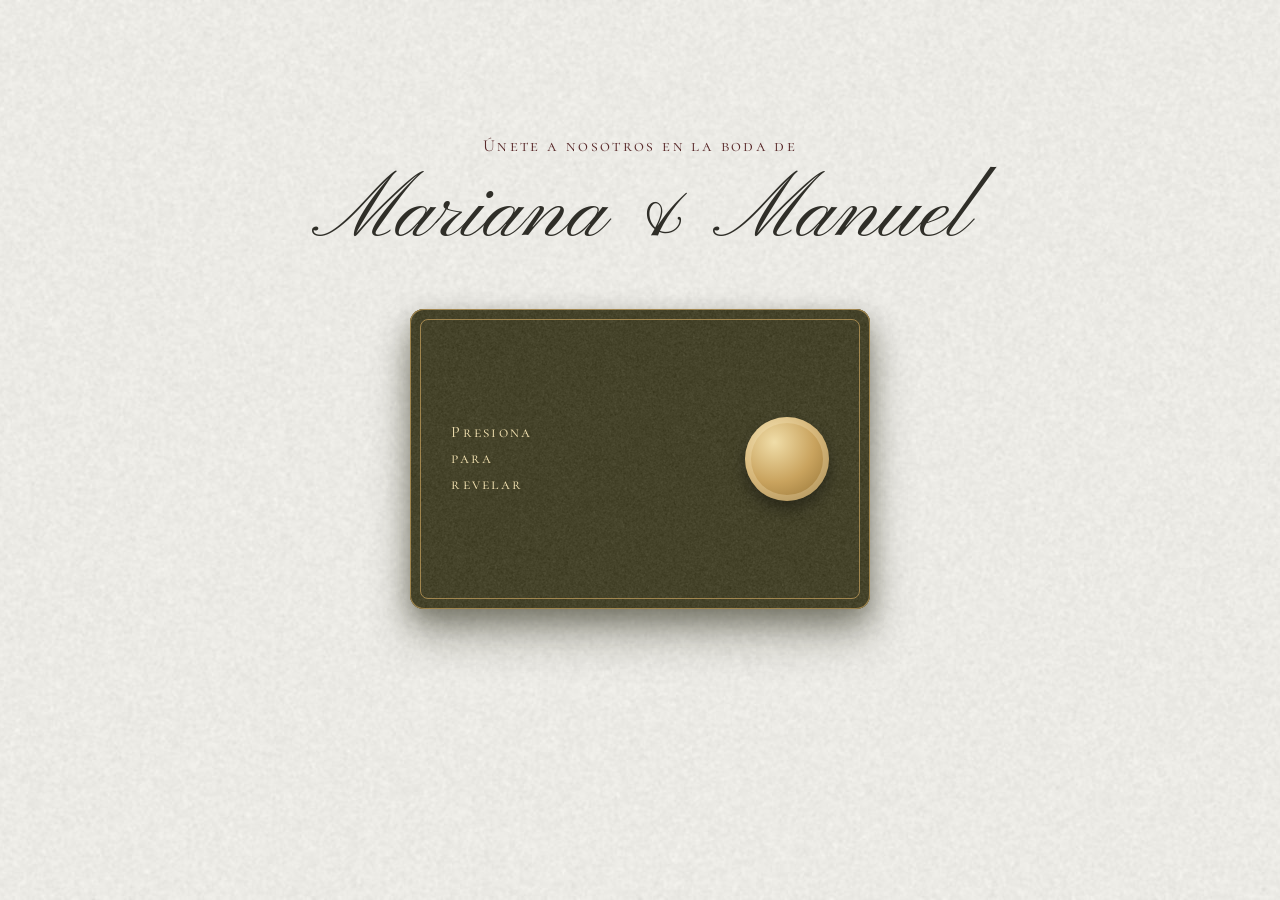
<file: revelar.html>
<!doctype html>
<html lang="es">
<head>
  <meta charset="utf-8">
  <meta name="viewport" content="width=device-width, initial-scale=1, viewport-fit=cover">
  <title>Mariana &amp; Manuel · Una sorpresa</title>
  <meta name="description" content="Presiona para revelar">
  <meta name="theme-color" content="#45432B">
  <link rel="icon" href="assets/svg/favicon.svg" type="image/svg+xml">
  <link rel="preconnect" href="https://fonts.googleapis.com">
  <link rel="preconnect" href="https://fonts.gstatic.com" crossorigin>
  <link href="https://fonts.googleapis.com/css2?family=Cormorant+SC:wght@400;500;600&family=Cormorant+Garamond:ital,wght@0,400;0,500;1,400&family=Pinyon+Script&family=Cutive+Mono&display=swap" rel="stylesheet">
  <link rel="stylesheet" href="css/revelar.css">
</head>
<body>
<div class="pg" id="revelar">
<p class="sc" style="font-size: clamp(14px,1.4vw,17px); color: #5A2A2B">Únete a nosotros en la boda de</p>
<h1 class="script" style="margin-top: 10px; font-size: clamp(56px,7vw,92px)">Mariana &amp; Manuel</h1>

<div class="box">
<div class="base"></div>
<div class="inside">
<div class="mini"><div></div><div></div><div></div></div>
<div style="color: #F4EADA; text-align: left">
<p class="sc" style="font-size: 13px; color: #DCC07E">Guarda la fecha</p>
<p class="script" style="font-size: clamp(30px,4vw,44px); margin-top: 4px"><span data-fecha="corta">[Fecha]</span></p>
<p class="sc" style="font-size: 12px; margin-top: 6px; color: #DCC07E">[Lugar] · [Ciudad]</p>
</div>
</div>
<div class="lid">
<p class="sc" style="position: relative; text-align: left; font-size: clamp(13px,1.6vw,16px); line-height: 1.6; color: #F0DFAF">Presiona<br>para<br>revelar</p>
<button class="btn" type="button" id="abrir-caja" aria-label="Revelar la sorpresa"></button>
</div>
</div>

<div class="reveal" style="margin-top: 46px; display: flex; flex-direction: column; align-items: center; gap: 12px">
<a href="inicio.html" class="sc" style="min-height: 54px; padding: 0 34px; display: inline-flex; align-items: center; border-radius: 18px; border: 1px solid #C9A35E; background: #45432B; color: #F0DFAF; text-decoration: none; font-size: 16px; letter-spacing: .16em; box-shadow: 0 10px 22px rgba(40,40,15,.28)">Ver la invitación</a>
<button type="button" id="cerrar-caja" class="sc" style="min-height: 44px; border: none; background: none; cursor: pointer; font-size: 13px; color: #5A2A2B; text-decoration: underline; text-underline-offset: 4px">Cerrar la caja</button>
</div>
</div>

<script src="js/config.js"></script>
<script src="js/comun.js"></script>
<script src="js/revelar.js"></script>
</body>
</html>
</file>
<file: css/styles.css>
/* =========================================================
   Boda Mariana & Manuel · Estilos
   Paleta: verde olivo · burdeos · oro · marfil
   ========================================================= */

:root {
  --olivo: #45432B;
  --olivo-claro: #4B492E;
  --olivo-oscuro: #33311F;
  --olivo-linea: #2A2818;
  --burdeos: #5A2A2B;
  --oro: #C9A35E;
  --oro-texto: #DCC07E;
  --marfil: #ECEBE6;
  --marfil-claro: #F4EADA;
  --papel: #F6F4EE;
  --tinta: #2F2E28;
  --tinta-suave: #3C3B33;

  --f-sc: 'Cormorant SC', Georgia, serif;
  --f-serif: 'Cormorant Garamond', Georgia, serif;
  --f-script: 'Pinyon Script', cursive;
  --f-mono: 'Cutive Mono', 'Courier New', monospace;
}

/* ---------- Base ---------- */
*, *::before, *::after { box-sizing: border-box; }
html { scroll-behavior: smooth; }
body {
  margin: 0;
  background: var(--marfil) url(../assets/img/ivory-paper.jpg) center top / cover fixed;
  color: var(--tinta);
  font-family: var(--f-serif);
  -webkit-font-smoothing: antialiased;
  overflow-x: hidden;
}
body.bloqueado { overflow: hidden; }
p { margin: 0; }
a { color: inherit; }
img { max-width: none; }

.sc { font-family: var(--f-sc); letter-spacing: .14em; }
.script { font-family: var(--f-script); font-weight: 400; line-height: 1.1; }
.oro { color: var(--oro-texto); }

/* =========================================================
   1. SOBRE DE ENTRADA
   ========================================================= */
.sobre {
  position: fixed; inset: 0; z-index: 40; overflow: hidden;
  background: var(--olivo) url(../assets/img/olive-paper.jpg) center / cover;
}
.sobre[hidden] { display: none; }

/* Escenario: se escala con JavaScript para cubrir toda la pantalla */
.sobre__escenario { position: absolute; left: 50%; top: 50%; transform-origin: 50% 50%; }
.sobre__pliegues { position: absolute; left: 0; top: 0; }
.sobre__solapa-sombra { position: absolute; inset: 0; filter: drop-shadow(0 10px 14px rgba(20, 20, 8, .45)); }
.sobre__solapa { position: absolute; inset: 0; filter: brightness(1.08); background: var(--olivo-claro) url(../assets/img/olive-paper.jpg) center / cover; }
.sobre__encaje {
  position: absolute; height: 96px; transform-origin: 0 0;
  background: url(../assets/svg/lace-strip.svg) repeat-x; background-size: 180px 96px;
  filter: drop-shadow(0 3px 3px rgba(20, 20, 8, .35));
}
.sello {
  position: absolute; width: 150px; height: 152px; padding: 0; border: none; background: none; cursor: pointer;
  filter: drop-shadow(0 10px 12px rgba(20, 20, 8, .45));
  transition: transform .5s ease;
}
.sello:hover { transform: translateY(-6px) scale(1.04); }
.sello:focus-visible { outline: 2px solid var(--oro-texto); outline-offset: 6px; border-radius: 50%; }
.sello img { width: 100%; height: 100%; display: block; }
.sello span { position: absolute; left: 0; right: 0; bottom: 46px; text-align: center; font-family: var(--f-sc); font-size: 17px; letter-spacing: 2px; color: #B9B19E; }
.sobre.abriendo .sello { transform: translateY(-14px) scale(1.08); transition-duration: .6s; }

.sobre__texto { position: absolute; left: 0; right: 0; padding: 0 20px; display: flex; flex-direction: column; align-items: center; text-align: center; color: #F1EEE2; }
.sobre__de { font-size: clamp(15px, 1.6vw, 20px); letter-spacing: 3px; }
.sobre__nombres { margin-top: 6px; font-size: clamp(40px, 4.4vw, 60px); }
.oculto { visibility: hidden; }
.sobre__abrir {
  min-height: 44px; padding: 0 18px; display: inline-flex; align-items: center;
  border: none; background: none; cursor: pointer; color: #F1EEE2;
  font-family: var(--f-sc); font-size: clamp(15px, 1.4vw, 18px); letter-spacing: 3px;
  opacity: 0; transition: opacity 1.2s ease;
}
.sobre__abrir.visible { opacity: 1; animation: pulso 2.6s ease-in-out 1.5s infinite; }
@keyframes pulso { 0%, 100% { opacity: .75; } 50% { opacity: 1; } }

/* Destello blanco de transición */
.destello { position: fixed; inset: 0; z-index: 60; background: #F4F3EE; opacity: 0; pointer-events: none; transition: opacity .8s ease; }
.destello.activo { opacity: 1; pointer-events: auto; }

/* =========================================================
   2. SOBRE ABIERTO (portada de la invitación)
   ========================================================= */
.portada { position: relative; overflow: hidden; }
.escena { position: absolute; left: 50%; top: 56px; width: 900px; height: 720px; transform-origin: 50% 0; }
.pieza { position: absolute; }
.olivo-papel { background: var(--olivo) url(../assets/img/olive-paper.jpg) center / cover; }

.tarjeta-fecha {
  left: 330px; top: 20px; width: 320px; height: 470px; padding: 16px;
  background: repeating-linear-gradient(90deg, var(--olivo) 0 7px, #F3F1EA 7px 14px);
  box-shadow: 0 10px 24px rgba(40, 40, 15, .22);
}
.tarjeta-fecha__interior {
  position: relative; width: 100%; height: 100%; padding-top: 58px;
  display: flex; flex-direction: column; align-items: center; text-align: center;
  background: var(--papel) url(../assets/img/ivory-paper.jpg) center / cover;
}
.tarjeta-fecha__interior::before { content: ""; position: absolute; inset: 6px; border: 1px solid var(--olivo); }
.tarjeta-fecha .sc { font-size: 13px; color: var(--burdeos); }
.tarjeta-fecha .nombre { font-size: 52px; color: #3A3A30; }
.tarjeta-fecha .y { font-size: 38px; color: #3A3A30; }
.tarjeta-fecha .nombre:first-of-type { margin-top: 22px; }

.marco { left: 140px; top: 70px; width: 260px; height: 303px; }
.marco__foto {
  position: absolute; left: 34px; top: 38px; width: 192px; height: 246px; border-radius: 50%; overflow: hidden;
  background: #2E3020; display: flex; align-items: center; justify-content: center; text-align: center;
}
.marco__foto img { width: 100%; height: 100%; object-fit: cover; display: block; }
.marco__foto .sc { font-size: 11px; color: #D8D5C6; padding: 0 30px; }
.marco > img { position: absolute; inset: 0; width: 260px; height: 303px; filter: drop-shadow(0 8px 12px rgba(40, 40, 15, .25)); }

.peonia { left: 70px; top: 60px; width: 150px; height: 244px; }

.corazon { left: 160px; top: 246px; width: 330px; height: 223px; filter: drop-shadow(0 8px 10px rgba(50, 10, 15, .3)); }
.corazon img { width: 100%; height: 100%; display: block; }
.corazon p { position: absolute; left: 0; right: 0; top: 74px; text-align: center; font-size: 38px; color: #F3E9DF; letter-spacing: 1px; }

.bolsillo { left: 60px; top: 300px; width: 700px; height: 400px; filter: drop-shadow(0 22px 30px rgba(40, 40, 15, .35)); }
.bolsillo__frente { position: absolute; inset: 0; clip-path: polygon(0 0, 50% 34%, 100% 0, 100% 100%, 0 100%); }
.bolsillo__solapa { position: absolute; inset: 0; clip-path: polygon(0 100%, 50% 42%, 100% 100%); filter: brightness(1.07); }
.bolsillo svg { position: absolute; left: 0; top: 0; width: 100%; height: 100%; }
.bolsillo__sello { position: absolute; left: calc(50% - 50px); top: 205px; width: 100px; height: 120px; filter: drop-shadow(0 6px 8px rgba(20, 20, 8, .4)); }

.ramo { left: 600px; top: 120px; width: 300px; height: 600px; }

/* Celular: composición vertical (la activa js/main.js) */
.escena.movil { width: 600px; }
.escena.movil .peonia { left: -10px; }
.escena.movil .tarjeta-fecha { left: 262px; top: 10px; }
.escena.movil .marco { left: 18px; }
.escena.movil .corazon { left: 40px; }
.escena.movil .bolsillo { left: 0; width: 600px; }
.escena.movil .ramo { left: 400px; top: 150px; width: 230px; height: 460px; }

/* Animación al entrar: las piezas suben desde dentro del sobre */
.entrar .sube { animation: subir 1.8s cubic-bezier(.2, .7, .2, 1) .5s both; }
.entrar .sube-2 { animation: subir 1.8s cubic-bezier(.2, .7, .2, 1) .7s both; }
.entrar .sube-3 { animation: subir 1.8s cubic-bezier(.2, .7, .2, 1) .9s both; }
.entrar .florece { animation: florecer 1.6s ease 1.3s both; }
@keyframes subir { from { transform: translateY(140px); } to { transform: translateY(0); } }
@keyframes florecer { from { opacity: 0; transform: translateY(20px) rotate(-3deg); } to { opacity: 1; transform: none; } }

/* =========================================================
   3. SECCIONES
   ========================================================= */
.seccion { position: relative; padding: 72px 20px; display: flex; flex-direction: column; align-items: center; text-align: center; }

.burdeos-papel {
  background: var(--burdeos) url(../assets/img/ivory-paper.jpg) center / cover;
  background-blend-mode: multiply; color: #F1E8DA;
}

/* Arco "Nos vemos en" */
.arco {
  position: relative; width: 100%; max-width: 640px;
  padding: 96px clamp(22px, 6vw, 64px) 64px;
  border-radius: 320px 320px 26px 26px / 250px 250px 26px 26px;
  box-shadow: 0 24px 48px rgba(40, 16, 16, .28);
  display: flex; flex-direction: column; align-items: center; text-align: center;
}
.arco::before, .arco::after { content: ""; position: absolute; pointer-events: none; }
.arco::before { inset: 12px; border: 1px solid var(--oro); border-radius: 308px 308px 18px 18px / 240px 240px 18px 18px; }
.arco::after { inset: 18px; border: 1px solid rgba(201, 163, 94, .35); border-radius: 302px 302px 14px 14px / 234px 234px 14px 14px; }
.arco > * { position: relative; }
.arco__sello { width: 54px; height: 65px; margin-bottom: 22px; filter: drop-shadow(0 4px 6px rgba(20, 4, 8, .45)); }
.arco__lugar { margin-top: 14px; font-size: clamp(40px, 5vw, 62px); color: var(--marfil-claro); }
.arco__fecha { margin-top: 30px; font-size: clamp(16px, 1.6vw, 19px); line-height: 1.7; }
.arco__nota { margin-top: 22px; font-size: clamp(15px, 1.5vw, 18px); }
.texto-sc { font-size: clamp(15px, 1.5vw, 18px); }

/* Cuenta regresiva */
.cuenta { margin-top: 54px; display: flex; align-items: flex-start; gap: clamp(8px, 2vw, 22px); font-family: var(--f-mono); color: #E6CF93; }
.cuenta .n { font-size: clamp(28px, 4vw, 44px); line-height: 1; font-variant-numeric: tabular-nums; }
.cuenta .c { font-size: clamp(24px, 3vw, 36px); line-height: 1; }
.cuenta .l { display: block; margin-top: 6px; font-family: var(--f-sc); font-size: 13px; letter-spacing: .1em; color: #CDB68A; }

/* Botón */
.boton {
  min-height: 56px; width: 100%; max-width: 440px; padding: 8px 22px;
  display: inline-flex; align-items: center; justify-content: center;
  border-radius: 18px; border: 1px solid var(--oro); background: var(--olivo); color: #F0DFAF;
  font-family: var(--f-sc); font-size: clamp(15px, 1.5vw, 18px); letter-spacing: .08em; text-align: center; text-decoration: none; cursor: pointer;
  box-shadow: 0 10px 22px rgba(40, 40, 15, .28); transition: transform .25s ease, box-shadow .25s ease;
}
.boton:hover { transform: translateY(-2px); box-shadow: 0 14px 26px rgba(20, 20, 8, .4); }
.boton:focus-visible { outline: 2px solid var(--oro-texto); outline-offset: 3px; }

.despedida { margin: 56px 0 30px; font-size: clamp(15px, 1.5vw, 18px); color: var(--burdeos); }

/* Confirmación */
.rsvp {
  position: relative; width: 100%; max-width: 620px; padding: 60px clamp(22px, 5vw, 56px) 50px;
  border-radius: 46px; box-shadow: 0 24px 48px rgba(40, 16, 16, .28); text-align: center;
}
.rsvp::before, .rsvp::after { content: ""; position: absolute; pointer-events: none; }
.rsvp::before { inset: 12px; border: 1px solid var(--oro); border-radius: 36px; }
.rsvp::after { inset: 18px; border: 1px solid rgba(201, 163, 94, .35); border-radius: 30px; }
.rsvp > * { position: relative; z-index: 1; }
.rsvp__titulo { margin-top: 10px; font-size: clamp(38px, 4.6vw, 56px); color: var(--marfil-claro); }
.rsvp__sello { width: 46px; height: 55px; margin-top: 14px; filter: drop-shadow(0 4px 6px rgba(20, 20, 8, .3)); }
.formulario { display: flex; flex-direction: column; gap: 26px; margin-top: 30px; }
.campo { display: flex; flex-direction: column; gap: 6px; text-align: left; font-family: var(--f-sc); font-size: 14px; letter-spacing: .14em; color: var(--oro-texto); }
.campo input, .campo textarea { font-family: var(--f-serif); font-size: 20px; color: #F6EEDF; letter-spacing: 0; background: transparent; }
.campo input { min-height: 46px; border: none; border-bottom: 1px solid var(--oro); padding: 0 2px; border-radius: 0; }
.campo textarea { min-height: 130px; border: 1px solid rgba(201, 163, 94, .55); padding: 10px 12px; resize: vertical; background: rgba(255, 255, 255, .05); }
.campo input:focus, .campo textarea:focus { outline: 2px solid var(--oro-texto); outline-offset: 2px; }
.campo__error { display: none; font-family: var(--f-serif); font-style: italic; letter-spacing: 0; font-size: 16px; color: #F2C9B8; }
.campo--error .campo__error { display: block; }
.formulario .boton { max-width: none; margin-top: 6px; }
.gracias { display: flex; flex-direction: column; align-items: center; gap: 12px; padding: 36px 0 10px; animation: florecer 1s ease both; }
.gracias .script { font-size: 52px; color: var(--marfil-claro); }
.gracias p:not(.script) { font-size: 20px; font-style: italic; color: #E8DCC6; }
.enlace { min-height: 44px; padding: 0 16px; border: none; background: none; cursor: pointer; font-family: var(--f-sc); font-size: 14px; letter-spacing: .14em; color: var(--oro-texto); text-decoration: underline; text-underline-offset: 4px; }
[hidden] { display: none !important; }

/* =========================================================
   4. PIE
   ========================================================= */
.pie { position: relative; overflow: hidden; background: var(--olivo-oscuro); color: #EDEADF; padding: 90px 20px 70px; text-align: center; }
.pie__fondo { position: absolute; inset: 0; width: 100%; height: 100%; object-fit: cover; opacity: .9; pointer-events: none; }
.pie__contenido { position: relative; z-index: 1; display: flex; flex-direction: column; align-items: center; gap: 22px; }
.monograma { position: relative; width: 150px; height: 192px; }
.monograma img { width: 150px; height: 192px; }
.monograma p { position: absolute; left: 0; right: 0; top: 50px; text-align: center; font-size: 46px; line-height: .9; }
.monograma span { font-size: 30px; }
.pie__contacto { font-size: 14px; line-height: 1.8; max-width: 520px; }
.pie .enlace { color: #EDEADF; }

/* Aparición suave al hacer scroll */
.revelar { opacity: 0; transform: translateY(28px); transition: opacity 1s ease, transform 1s ease; }
.revelar.visible { opacity: 1; transform: none; }


/* =========================================================
   DESCUBRE MÁS (enlaces a las demás páginas)
   ========================================================= */
.explora { padding-top: 10px; padding-bottom: 100px; }
.explora__cisnes { width: 110px; height: 96px; }
.explora__titulo { margin: 4px 0 0; font-size: clamp(44px, 5.4vw, 64px); color: var(--tinta); }
.explora__sub { margin-top: 8px; font-size: 14px; color: var(--burdeos); }
.explora__grid { display: grid; grid-template-columns: repeat(2, minmax(0, 1fr)); gap: 18px; width: 100%; max-width: 760px; margin-top: 36px; }
.explora__tarjeta {
  position: relative; min-height: 170px; padding: 28px 16px; border-radius: 14px;
  display: flex; flex-direction: column; align-items: center; justify-content: center; gap: 6px; text-align: center;
  text-decoration: none; color: #F4EADA; box-shadow: 0 14px 28px rgba(40, 16, 16, .2); transition: transform .3s ease;
}
.explora__tarjeta::before { content: ""; position: absolute; inset: 8px; border: 1px solid rgba(201, 163, 94, .7); border-radius: 9px; pointer-events: none; }
.explora__tarjeta:hover { transform: translateY(-4px); }
.explora__tarjeta:focus-visible { outline: 2px solid var(--burdeos); outline-offset: 4px; }
.explora__tarjeta .sc { font-size: 12px; }
.explora__tarjeta .script { font-size: clamp(28px, 3.4vw, 38px); line-height: 1.1; }
.explora__toca { margin-top: 6px; font-size: 11px !important; color: var(--oro-texto); }
.explora__tarjeta--olivo { background: var(--olivo) url(../assets/img/olive-paper.jpg) center / cover; }
.explora__tarjeta--marfil { background: var(--papel) url(../assets/img/ivory-paper.jpg) center / cover; color: var(--burdeos); }
.explora__tarjeta--marfil .explora__toca { color: var(--olivo); }
@media (max-width: 420px) { .explora__grid { gap: 12px; } .explora__tarjeta { min-height: 150px; padding: 22px 10px; } }

/* =========================================================
   RESPONSIVE
   ========================================================= */
@media (max-width: 600px) {
  .seccion { padding: 56px 14px; }
  .arco { padding-top: 80px; border-radius: 200px 200px 22px 22px / 170px 170px 22px 22px; }
  .arco::before { border-radius: 188px 188px 14px 14px / 160px 160px 14px 14px; }
  .arco::after { border-radius: 182px 182px 10px 10px / 154px 154px 10px 10px; }
  .cuenta .l { font-size: 11px; }
  .rsvp { border-radius: 32px; }
  .rsvp::before { border-radius: 24px; }
  .rsvp::after { border-radius: 20px; }
}

@media (prefers-reduced-motion: reduce) {
  *, *::before, *::after { animation-duration: .01ms !important; animation-iteration-count: 1 !important; transition-duration: .01ms !important; }
  .revelar { opacity: 1; transform: none; }
}

/* ---------- Apertura: el sobre se aleja, se abre y sale la invitación ---------- */
.apertura{position:fixed;inset:0;z-index:50;display:flex;align-items:center;justify-content:center;background:#ECEBE6 url(../assets/img/ivory-paper.jpg) center/cover;opacity:0;visibility:hidden;transition:opacity .7s ease,visibility 0s .7s;overflow:hidden}
.apertura.f1{opacity:1;visibility:visible;transition:opacity .7s ease}
.ap-env{position:relative;width:min(84vw,540px);aspect-ratio:1.45;container-type:inline-size;perspective:1600px;transform:scale(2.2);opacity:0;transition:transform 1.2s cubic-bezier(.2,.7,.2,1),opacity .6s ease}
.f1 .ap-env{transform:scale(1);opacity:1}
.ap-pz{transition:transform 1s cubic-bezier(.5,0,.3,1),opacity .8s ease}
.ap-back{position:absolute;inset:0;background:#3E3C26 url(../assets/img/olive-paper.jpg) center/cover;filter:brightness(.8);box-shadow:0 26px 44px rgba(40,40,15,.32)}
.ap-front{position:absolute;inset:0;z-index:3}
.ap-front i{position:absolute;inset:0;background:#45432B url(../assets/img/olive-paper.jpg) center/cover;clip-path:polygon(0 0,50% 52%,100% 0,100% 100%,0 100%);filter:brightness(1.06)}
.ap-front svg{position:absolute;inset:0;width:100%;height:100%}
.ap-flap{position:absolute;left:0;right:0;top:0;height:58%;z-index:4;transform-origin:50% 0;transition:transform 1s cubic-bezier(.45,0,.25,1),z-index 0s .5s,opacity .8s ease}
.ap-flap i{position:absolute;inset:0;background:#4B492E url(../assets/img/olive-paper.jpg) center/cover;clip-path:polygon(0 0,100% 0,50% 100%);filter:brightness(1.12) drop-shadow(0 6px 8px rgba(20,20,8,.4))}
.ap-lace{position:absolute;top:0;width:64.03%;height:6cqw;background:url(../assets/svg/lace-strip.svg) repeat-x;background-size:auto 100%;transform-origin:0 0;filter:drop-shadow(0 2px 2px rgba(20,20,8,.3))}
.ap-seal{position:absolute;left:50%;top:58%;z-index:5;width:17%;transform:translate(-50%,-58%);transition:transform .7s cubic-bezier(.5,0,.3,1),opacity .5s ease;filter:drop-shadow(0 6px 8px rgba(20,20,8,.45))}
.ap-seal img{width:100%;display:block}
.f2 .ap-seal{transform:translate(-50%,-160%) scale(.7) rotate(-14deg);opacity:0}
.f2 .ap-flap{transform:rotateX(180deg);z-index:1;transition-delay:.25s,.75s,0s}
.ap-card{position:absolute;left:5%;right:5%;top:5%;height:90%;border:0;padding:0;background:none;font:inherit;z-index:2;display:block;text-decoration:none;color:#2F2E28;container-type:inline-size;pointer-events:none;transition:transform 1.1s cubic-bezier(.3,.7,.2,1),opacity .8s ease}
.ap-card .papel{position:absolute;inset:0;background:#F6F4EE url(../assets/img/ivory-paper.jpg) center/cover;clip-path:polygon(4cqw 0,calc(100% - 4cqw) 0,100% 4cqw,100% calc(100% - 4cqw),calc(100% - 4cqw) 100%,4cqw 100%,0 calc(100% - 4cqw),0 4cqw);box-shadow:0 10px 20px rgba(40,40,15,.2)}
.ap-card .m1{position:absolute;inset:2.6cqw;border:1px solid #C9A35E}
.ap-card .m2{position:absolute;inset:3.8cqw;border:1px solid rgba(201,163,94,.45)}
.ap-card .tx{position:relative;height:100%;display:flex;flex-direction:column;align-items:center;justify-content:center;text-align:center;padding:0 8cqw}
.ap-card .t1{margin:0;font-family:'Cormorant SC',serif;letter-spacing:.14em;font-size:3.4cqw;color:#5A2A2B}
.ap-card .t2{margin:1.5cqw 0 0;font-family:'Pinyon Script',cursive;font-size:11.5cqw;line-height:1.05;color:#2F2E28}
.ap-card .t3{margin:2.2cqw 0 0;font-family:'Cormorant SC',serif;letter-spacing:.14em;font-size:3.6cqw;color:#45432B}
.ap-card .t4{margin:.6cqw 0 0;font-family:'Cormorant SC',serif;letter-spacing:.14em;font-size:3cqw;color:#45432B}
.ap-hint{position:absolute;left:0;right:0;bottom:-11cqw;text-align:center;font-family:'Cormorant SC',serif;letter-spacing:.2em;font-size:max(12px,3cqw);color:#5A2A2B;opacity:0;transition:opacity .8s ease .6s}
.f3 .ap-card{transform:translateY(-64%)}
.f4 .ap-pz{transform:translateY(85vh);opacity:0}
.f4 .ap-flap{transform:translateY(85vh) rotateX(180deg);opacity:0}
.f4 .ap-card{z-index:6;transform:scale(1.26);pointer-events:auto;cursor:pointer}
@media (min-width:700px){.f4 .ap-card{transform:scale(1.15)}}
.f4 .ap-hint{opacity:1}
.f5 .ap-card{transform:scale(2.4);opacity:0;transition:transform .9s cubic-bezier(.5,0,.6,1),opacity .7s ease .15s}
.f5 .ap-hint{opacity:0;transition-delay:0s}
.sobre{transition:transform 1.1s cubic-bezier(.6,0,.3,1),opacity .9s ease .15s}
.sobre.alejar{transform:scale(.45);opacity:0}
@media (prefers-reduced-motion: reduce){.apertura *{transition-duration:.01s!important}}
</file>
<file: css/confirmar.css>
/* confirmar · Mariana & Manuel */
body{margin:0;-webkit-font-smoothing:antialiased}
a{color:inherit}
*{box-sizing:border-box}
.pg{position:relative;width:100%;min-height:100vh;overflow-x:hidden;background:#ECEBE6 url(../assets/img/ivory-paper.jpg) center top/cover;color:#2F2E28;font-family:'Cormorant Garamond',serif}
.sc{font-family:'Cormorant SC',serif;letter-spacing:.14em;margin:0}
.script{font-family:'Pinyon Script',cursive;font-weight:400;margin:0;line-height:1.1}
.nav{display:flex;justify-content:space-between;align-items:center;padding:18px clamp(16px,4vw,48px)}
.nav a{min-height:44px;display:inline-flex;align-items:center;text-decoration:none;font-family:'Cormorant SC',serif;letter-spacing:.14em;font-size:14px;color:#5A2A2B}
.card{position:relative;width:100%;max-width:760px;margin:0 auto;padding:clamp(36px,6vw,64px) clamp(20px,6vw,64px);background:#F6F4EE url(../assets/img/ivory-paper.jpg) center/cover;box-shadow:0 20px 44px rgba(40,30,15,.14)}
.card::before{content:"";position:absolute;inset:12px;border:1px solid #C9A35E;pointer-events:none}
.card::after{content:"";position:absolute;inset:18px;border:1px solid rgba(201,163,94,.35);pointer-events:none}
.q{display:flex;flex-direction:column;gap:12px;text-align:left}
.q > span,.q > p{font-size:21px;font-style:italic;color:#2F2E28;margin:0}
.q input,.q textarea{font-family:'Cormorant Garamond',serif;font-size:20px;color:#2F2E28;background:transparent}
.q input{min-height:48px;border:none;border-bottom:1px solid #45432B;padding:0 4px;border-radius:0}
.q textarea{min-height:110px;border:1px solid rgba(69,67,43,.45);padding:10px 12px;resize:vertical;background:rgba(255,255,255,.4)}
.q input:focus,.q textarea:focus,.opt:focus-visible{outline:2px solid #5A2A2B;outline-offset:2px}
.opts{display:flex;flex-direction:column;gap:10px}
.opt{width:100%;min-height:52px;padding:10px 18px;display:flex;align-items:center;gap:14px;border:1px solid rgba(69,67,43,.4);background:rgba(255,255,255,.45);cursor:pointer;font-family:'Cormorant Garamond',serif;font-size:20px;color:#2F2E28;text-align:left;transition:background .25s ease,color .25s ease,border-color .25s ease}
.opt:hover{border-color:#5A2A2B}
.opt .box{flex:none;width:20px;height:20px;border:1.5px solid #45432B;display:flex;align-items:center;justify-content:center}
.opt.on{background:#5A2A2B;color:#F4EADA;border-color:#5A2A2B}
.opt.on .box{border-color:#DCC07E;background:#DCC07E}
.send{width:100%;min-height:58px;border:1px solid #C9A35E;background:#45432B;color:#F0DFAF;border-radius:18px;cursor:pointer;font-family:'Cormorant SC',serif;font-size:19px;letter-spacing:.16em;box-shadow:0 10px 22px rgba(40,40,15,.28);text-decoration:none;display:flex;align-items:center;justify-content:center}
.send:hover{transform:translateY(-2px)}
.err{color:#8A2A2A;font-size:17px;font-style:italic}
.thanks{animation:fade 1s ease both}
@keyframes fade{from{opacity:0;transform:translateY(14px)}to{opacity:1;transform:none}}

[hidden]{display:none!important}
</file>
<file: css/detalles.css>
/* detalles · Mariana & Manuel */
body{margin:0;-webkit-font-smoothing:antialiased}
a{color:inherit}
*{box-sizing:border-box}
.pg{position:relative;width:100%;overflow-x:hidden;background:#ECEBE6 url(../assets/img/ivory-paper.jpg) center top/cover;color:#2F2E28;font-family:'Cormorant Garamond',serif}
.sc{font-family:'Cormorant SC',serif;letter-spacing:.14em;margin:0}
.script{font-family:'Pinyon Script',cursive;font-weight:400;margin:0;line-height:1.1}
.burdeos{background:#5A2A2B url(../assets/img/ivory-paper.jpg) center/cover;background-blend-mode:multiply;color:#F1E8DA}
.olivo{background:#45432B url(../assets/img/olive-paper.jpg) center/cover;color:#F1E8DA}
.nav{position:relative;z-index:5;display:flex;justify-content:space-between;align-items:center;padding:18px clamp(16px,4vw,48px)}
.nav a{min-height:44px;display:inline-flex;align-items:center;text-decoration:none;font-family:'Cormorant SC',serif;letter-spacing:.14em;font-size:14px;color:#5A2A2B}
.sec{position:relative;padding:72px 20px;display:flex;flex-direction:column;align-items:center;text-align:center}
.wrap{width:100%;max-width:1040px;margin:0 auto}
.title{font-size:clamp(44px,5.4vw,68px);color:#2F2E28}
.sub{margin-top:10px;font-size:14px;color:#5A2A2B}
.divider{display:flex;align-items:center;gap:12px;width:220px;margin:22px auto 0}
.divider span{flex:1;height:1px;background:#C9A35E}
.divider i{width:9px;height:9px;transform:rotate(45deg);border:1px solid #C9A35E;display:block}
.grid3{display:grid;grid-template-columns:repeat(3,minmax(0,1fr));gap:28px;margin-top:44px}
.box{position:relative;padding:36px 24px 30px;background:#F6F4EE url(../assets/img/ivory-paper.jpg) center/cover;box-shadow:0 14px 30px rgba(40,30,15,.12)}
.box::before{content:"";position:absolute;inset:8px;border:1px solid rgba(201,163,94,.7);pointer-events:none}
.label{font-size:13px;color:#5A2A2B}
.big{font-size:clamp(26px,2.6vw,32px);margin-top:10px;line-height:1.2}
.txt{font-size:19px;line-height:1.55;color:#3C3B33}
.link{margin-top:16px;min-height:44px;padding:0 20px;display:inline-flex;align-items:center;border:1px solid #C9A35E;background:#45432B;color:#F0DFAF;border-radius:14px;text-decoration:none;font-family:'Cormorant SC',serif;letter-spacing:.12em;font-size:14px}
.sw{width:clamp(48px,7vw,70px);height:clamp(48px,7vw,70px);border-radius:50%;box-shadow:0 0 0 2px #F6F4EE,0 0 0 3px #C9A35E,0 8px 14px rgba(40,30,15,.18)}
.tl{display:grid;grid-template-columns:repeat(3,minmax(0,1fr));gap:40px 24px;margin-top:48px}
.tl-item{display:flex;flex-direction:column;align-items:center;gap:8px}
.tl-item svg{width:72px;height:72px}
.tl-time{font-family:'Cutive Mono',monospace;font-size:20px;color:#2F2E28}
.faq{width:100%;max-width:760px;margin-top:40px;display:flex;flex-direction:column;gap:14px;text-align:left}
.faq button{width:100%;min-height:58px;display:flex;justify-content:space-between;align-items:center;gap:16px;padding:14px 22px;border:1px solid rgba(201,163,94,.7);background:#F6F4EE;cursor:pointer;font-family:'Cormorant Garamond',serif;font-size:21px;color:#2F2E28;text-align:left}
.faq button:focus-visible{outline:2px solid #5A2A2B;outline-offset:2px}
.faq .ans{padding:16px 22px 22px;border:1px solid rgba(201,163,94,.7);border-top:none;background:#FBFAF6;font-size:19px;line-height:1.55;color:#3C3B33}
.two{display:grid;grid-template-columns:repeat(2,minmax(0,1fr));gap:28px;margin-top:44px;width:100%}
@media (max-width:860px){.grid3{grid-template-columns:minmax(0,1fr)}.two{grid-template-columns:minmax(0,1fr)}.tl{grid-template-columns:repeat(2,minmax(0,1fr))}}
[hidden]{display:none!important}
</file>
<file: css/historia.css>
/* historia · Mariana & Manuel */
body{margin:0;-webkit-font-smoothing:antialiased}
a{color:inherit}
*{box-sizing:border-box}
.pg{position:relative;width:100%;min-height:100vh;overflow-x:hidden;background:#ECEBE6 url(../assets/img/ivory-paper.jpg) center top/cover;color:#2F2E28;font-family:'Cormorant Garamond',serif}
.sc{font-family:'Cormorant SC',serif;letter-spacing:.14em;margin:0}
.script{font-family:'Pinyon Script',cursive;font-weight:400;margin:0;line-height:1.1}
.nav{display:flex;justify-content:space-between;align-items:center;padding:18px clamp(16px,4vw,48px)}
.nav a{min-height:44px;display:inline-flex;align-items:center;text-decoration:none;font-family:'Cormorant SC',serif;letter-spacing:.14em;font-size:14px;color:#5A2A2B}
.photo{background:#2E3020;display:flex;align-items:center;justify-content:center}
.photo span{font-family:'Cormorant SC',serif;letter-spacing:.12em;font-size:11px;color:#D8D5C6;text-align:center;padding:0 8px}
.collage{position:relative;width:min(92vw,620px);height:min(118vw,560px);margin:30px auto 0}
.strip{position:absolute;width:30%;height:92%;background:#FBFAF6;padding:3% 3% 9%;display:flex;flex-direction:column;gap:3%;box-shadow:0 16px 28px rgba(40,30,15,.25)}
.strip .photo{flex:1}
.pola{position:absolute;background:#FBFAF6;padding:2.2% 2.2% 9%;box-shadow:0 16px 28px rgba(40,30,15,.25)}
.story{width:100%;max-width:720px;margin:60px auto 0;text-align:left;font-size:clamp(19px,1.7vw,22px);line-height:1.75;color:#3C3B33}
.story p{margin:0 0 22px}
.story p:first-child::first-letter{font-family:'Pinyon Script',cursive;font-size:3.4em;float:left;line-height:.8;padding:8px 10px 0 0;color:#5A2A2B}
.hito{display:grid;grid-template-columns:repeat(3,minmax(0,1fr));gap:22px;width:100%;max-width:900px;margin:50px auto 0}
.hito div{position:relative;padding:30px 18px 24px;text-align:center;background:#F6F4EE;box-shadow:0 12px 24px rgba(40,30,15,.1)}
.hito div::before{content:"";position:absolute;inset:7px;border:1px solid rgba(201,163,94,.7);pointer-events:none}
@media (max-width:760px){.hito{grid-template-columns:minmax(0,1fr)}}
[hidden]{display:none!important}
</file>
<file: css/inicio.css>
/* inicio · Mariana & Manuel */
body{margin:0;-webkit-font-smoothing:antialiased}
a{color:inherit}
*{box-sizing:border-box}
.pg{position:relative;width:100%;overflow-x:hidden;background:#ECEBE6 url(../assets/img/ivory-paper.jpg) center top/cover;color:#2F2E28;font-family:'Cormorant Garamond',serif}
.sc{font-family:'Cormorant SC',serif;letter-spacing:.14em;margin:0}
.script{font-family:'Pinyon Script',cursive;font-weight:400;margin:0;line-height:1.1}
.olivo{background:#45432B url(../assets/img/olive-paper.jpg) center/cover}
.burdeos{background:#5A2A2B url(../assets/img/ivory-paper.jpg) center/cover;background-blend-mode:multiply}
.nav{position:relative;z-index:5;display:flex;justify-content:space-between;align-items:center;padding:18px clamp(16px,4vw,48px)}
.nav a{min-height:44px;display:inline-flex;align-items:center;text-decoration:none;font-family:'Cormorant SC',serif;letter-spacing:.14em;font-size:14px;color:#5A2A2B}
.hero{position:relative}
.scene{position:absolute;left:50%;top:0;width:1000px;height:720px;transform-origin:50% 0}
.p{position:absolute}
.rise{animation:rise 1.6s cubic-bezier(.2,.7,.2,1) .3s both}
@keyframes rise{from{transform:translateY(120px) rotate(-4deg)}to{transform:translateY(0) rotate(-4deg)}}
.strip{animation:strip 1.6s cubic-bezier(.2,.7,.2,1) .6s both}
@keyframes strip{from{opacity:0;transform:translateY(40px) rotate(14deg)}to{opacity:1;transform:rotate(7deg)}}
.photo{background:#2E3020;display:flex;align-items:center;justify-content:center}
.photo span{font-family:'Cormorant SC',serif;letter-spacing:.12em;font-size:11px;color:#D8D5C6;text-align:center;padding:0 8px}
.collage{position:relative;width:100%;overflow:hidden}
.mesa{position:absolute;left:50%;top:0;width:600px;height:1380px;transform-origin:50% 0}
.mesa .p{position:absolute}
.mesa .pola{padding:10px 10px 34px}
.disco{border:0;padding:0;margin:0;background:none;cursor:pointer;border-radius:50%;filter:drop-shadow(0 14px 18px rgba(20,15,10,.35));-webkit-tap-highlight-color:transparent}
/* Disco: detrás de las fotos; al pasar el cursor, tocarlo o mientras gira, queda encima */
.disco:hover,.disco:focus-visible,.disco:active,.disco.sonando{z-index:7}
.disco:focus-visible{outline:2px solid #5A2A2B;outline-offset:6px}
.vinilo{position:relative;width:100%;height:100%;animation:girar 1.8s linear infinite;animation-play-state:paused}
.disco.sonando .vinilo{animation-play-state:running}
.vinilo img{width:100%;height:100%;display:block}
.vinilo .etq{position:absolute;inset:0;display:flex;align-items:center;justify-content:center;padding-bottom:26px;font-family:'Pinyon Script',cursive;font-size:24px;color:#5A2A2B}
@keyframes girar{to{transform:rotate(360deg)}}
.nota{font-family:'Pinyon Script',cursive;font-size:24px;color:#5A2A2B;text-align:center;margin:0}
.yt{position:absolute;left:0;bottom:0;width:200px;height:200px;border:0;opacity:0;pointer-events:none}
/* Foto 2 queda encima de la esquina del encaje; al pasar el cursor o tocar, el encaje sube */
.det{z-index:2}
.det:hover,.det:focus-visible,.det:active{z-index:6}
/* amaranto colgante: cae desde arriba y se mece suave */
.cae{transform-origin:50% 1%;animation:cae 2.4s cubic-bezier(.25,.6,.2,1) .9s both,mece 6s ease-in-out 3.3s infinite;pointer-events:none;filter:drop-shadow(0 10px 12px rgba(30,30,10,.3))}
@keyframes cae{from{clip-path:inset(0 0 100% 0);transform:translateY(-18px) rotate(-2deg)}to{clip-path:inset(0 0 0 0);transform:none}}
@keyframes mece{0%,100%{transform:rotate(0)}50%{transform:rotate(1.8deg)}}
.card{display:block;text-decoration:none;transition:transform .35s ease,filter .35s ease;filter:drop-shadow(0 18px 24px rgba(40,30,15,.22))}
.card:hover{transform:translateY(-8px) rotate(0deg)!important;filter:drop-shadow(0 26px 30px rgba(40,30,15,.3))}
.card:focus-visible{outline:2px solid #5A2A2B;outline-offset:8px}
.tocar{font-family:'Cormorant SC',serif;letter-spacing:.22em;font-size:13px}
.pola{background:#FBFAF6;padding:10px 10px 38px;box-shadow:0 14px 26px rgba(40,30,15,.2)}
.count{display:flex;align-items:flex-start;gap:clamp(8px,2vw,24px);font-family:'Cutive Mono',monospace;color:#2F2E28}
.count .n{font-size:clamp(34px,6vw,72px);line-height:1}
.count .c{font-size:clamp(28px,5vw,60px);line-height:1}
.count .l{display:block;margin-top:8px;font-family:'Cormorant SC',serif;font-size:13px;letter-spacing:.14em;color:#5A2A2B}
[hidden]{display:none!important}
</file>
<file: css/revelar.css>
/* revelar · Mariana & Manuel */
body{margin:0;-webkit-font-smoothing:antialiased}
a{color:inherit}
*{box-sizing:border-box}
.pg{position:relative;width:100%;min-height:100vh;overflow:hidden;background:#ECEBE6 url(../assets/img/ivory-paper.jpg) center top/cover;color:#2F2E28;font-family:'Cormorant Garamond',serif;display:flex;flex-direction:column;align-items:center;justify-content:center;padding:60px 16px;text-align:center}
.sc{font-family:'Cormorant SC',serif;letter-spacing:.14em;margin:0}
.script{font-family:'Pinyon Script',cursive;font-weight:400;margin:0;line-height:1.1}
.box{position:relative;width:min(88vw,460px);aspect-ratio:460/300;margin-top:44px;perspective:1400px}
.base{position:absolute;inset:0;border-radius:14px;background:#45432B url(../assets/img/olive-paper.jpg) center/cover;box-shadow:0 26px 44px rgba(30,30,10,.35),inset 0 0 0 1px rgba(201,163,94,.6)}
.inside{position:absolute;inset:6%;border-radius:8px;background:#5A2A2B url(../assets/img/ivory-paper.jpg) center/cover;background-blend-mode:multiply;box-shadow:inset 0 10px 24px rgba(0,0,0,.45);display:flex;align-items:center;justify-content:center;gap:6%;padding:6%}
.mini{background:#FBFAF6;padding:3% 3% 8%;display:flex;flex-direction:column;gap:4%;height:100%;width:24%;transform:rotate(-4deg);box-shadow:0 8px 14px rgba(0,0,0,.35)}
.mini div{flex:1;background:#2E3020}
.lid{position:absolute;inset:0;border-radius:14px;background:#4B492E url(../assets/img/olive-paper.jpg) center/cover;box-shadow:0 10px 24px rgba(30,30,10,.35),inset 0 0 0 1px rgba(201,163,94,.7);transform-origin:100% 50%;transition:transform 1.4s cubic-bezier(.6,.05,.25,1),opacity 1.4s ease;display:flex;align-items:center;justify-content:space-between;padding:0 9%}
.lid::before{content:"";position:absolute;inset:10px;border:1px solid rgba(201,163,94,.7);border-radius:8px;pointer-events:none}
.open .lid{transform:translateX(62%) rotateY(-28deg);opacity:.96}
@media (max-width:620px){.open .lid{transform:translateX(105%) rotateY(-30deg);opacity:0}}
.btn{position:relative;width:84px;height:84px;border-radius:50%;border:none;cursor:pointer;background:radial-gradient(circle at 35% 30%,#F0DDA8 0%,#C9A35E 50%,#8A6A2E 100%);box-shadow:0 8px 16px rgba(0,0,0,.4),inset 0 0 0 6px rgba(255,243,208,.25);animation:latido 2.2s ease-in-out infinite}
.btn:focus-visible{outline:2px solid #F0DFAF;outline-offset:6px}
@keyframes latido{0%,100%{transform:scale(1)}50%{transform:scale(1.06)}}
.reveal{opacity:0;transform:translateY(16px);transition:opacity 1s ease 1.2s,transform 1s ease 1.2s}
.open .reveal{opacity:1;transform:none}
[hidden]{display:none!important}
</file>
